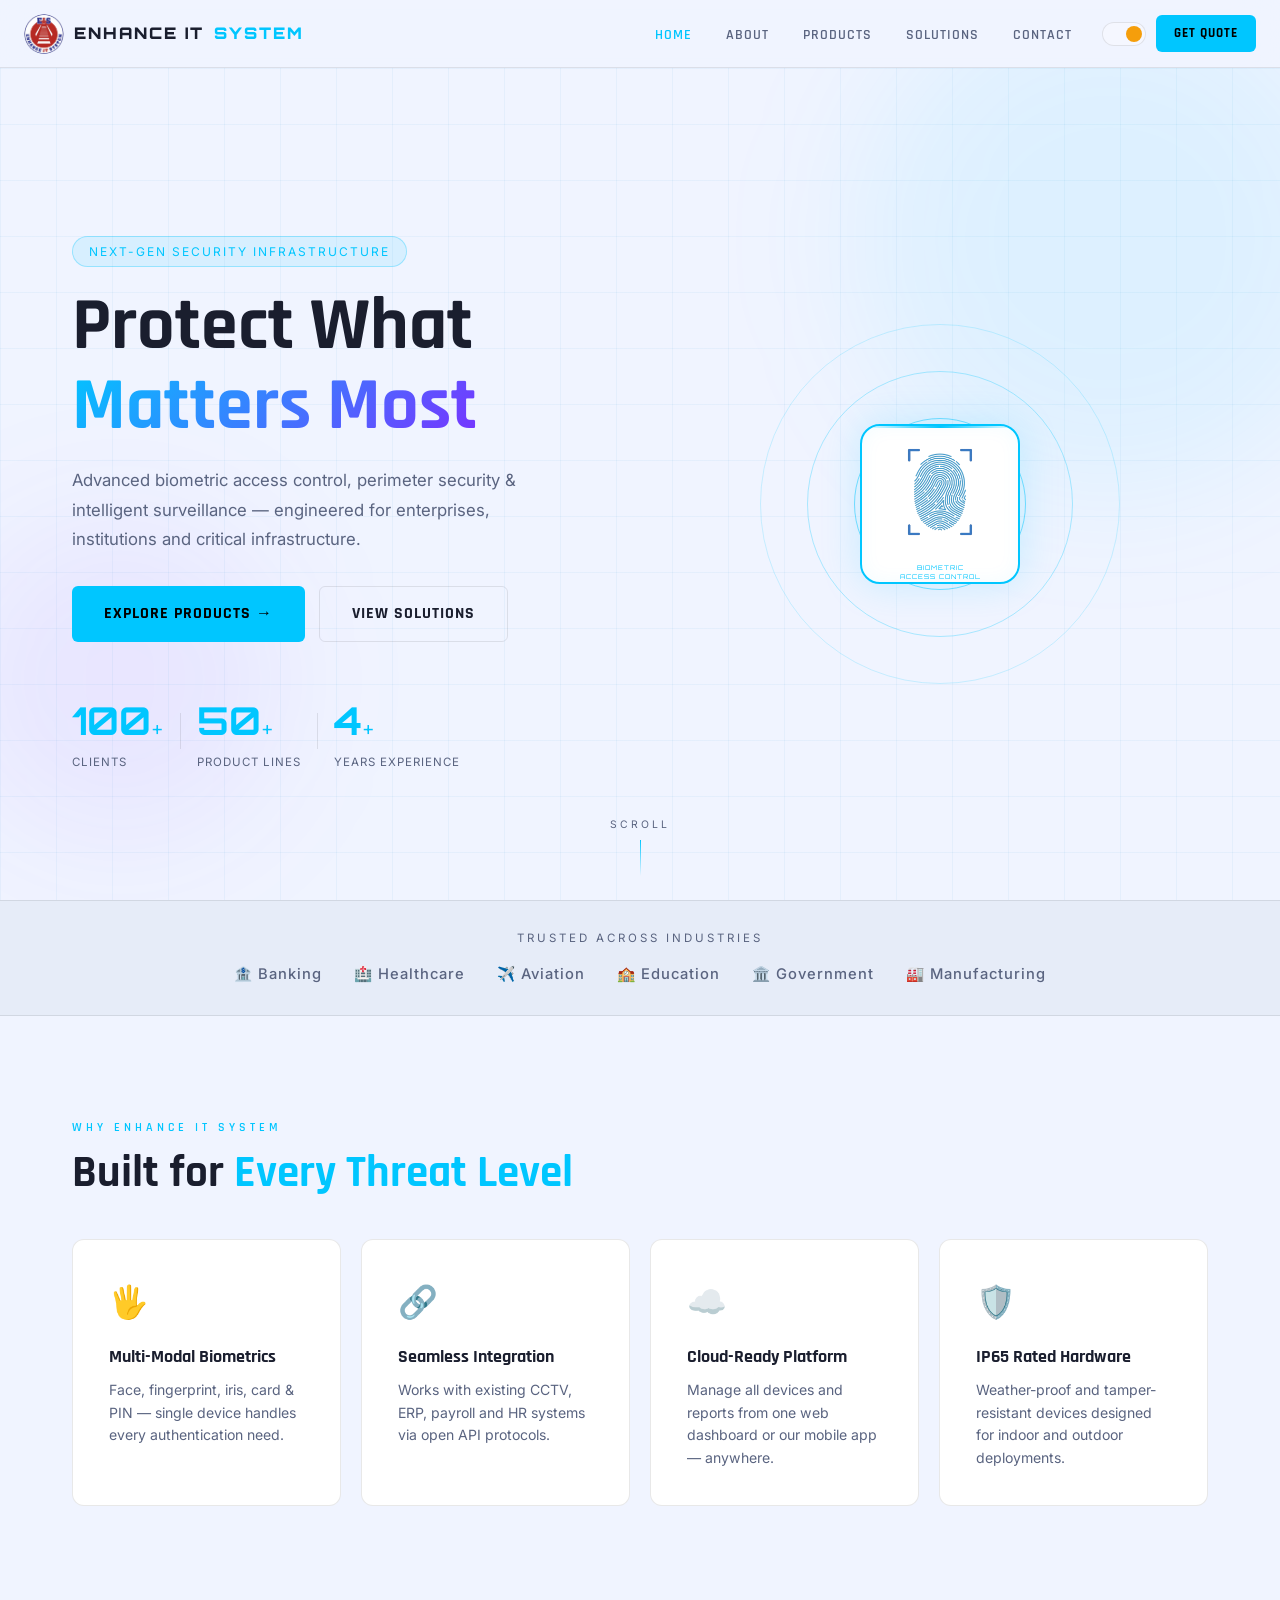
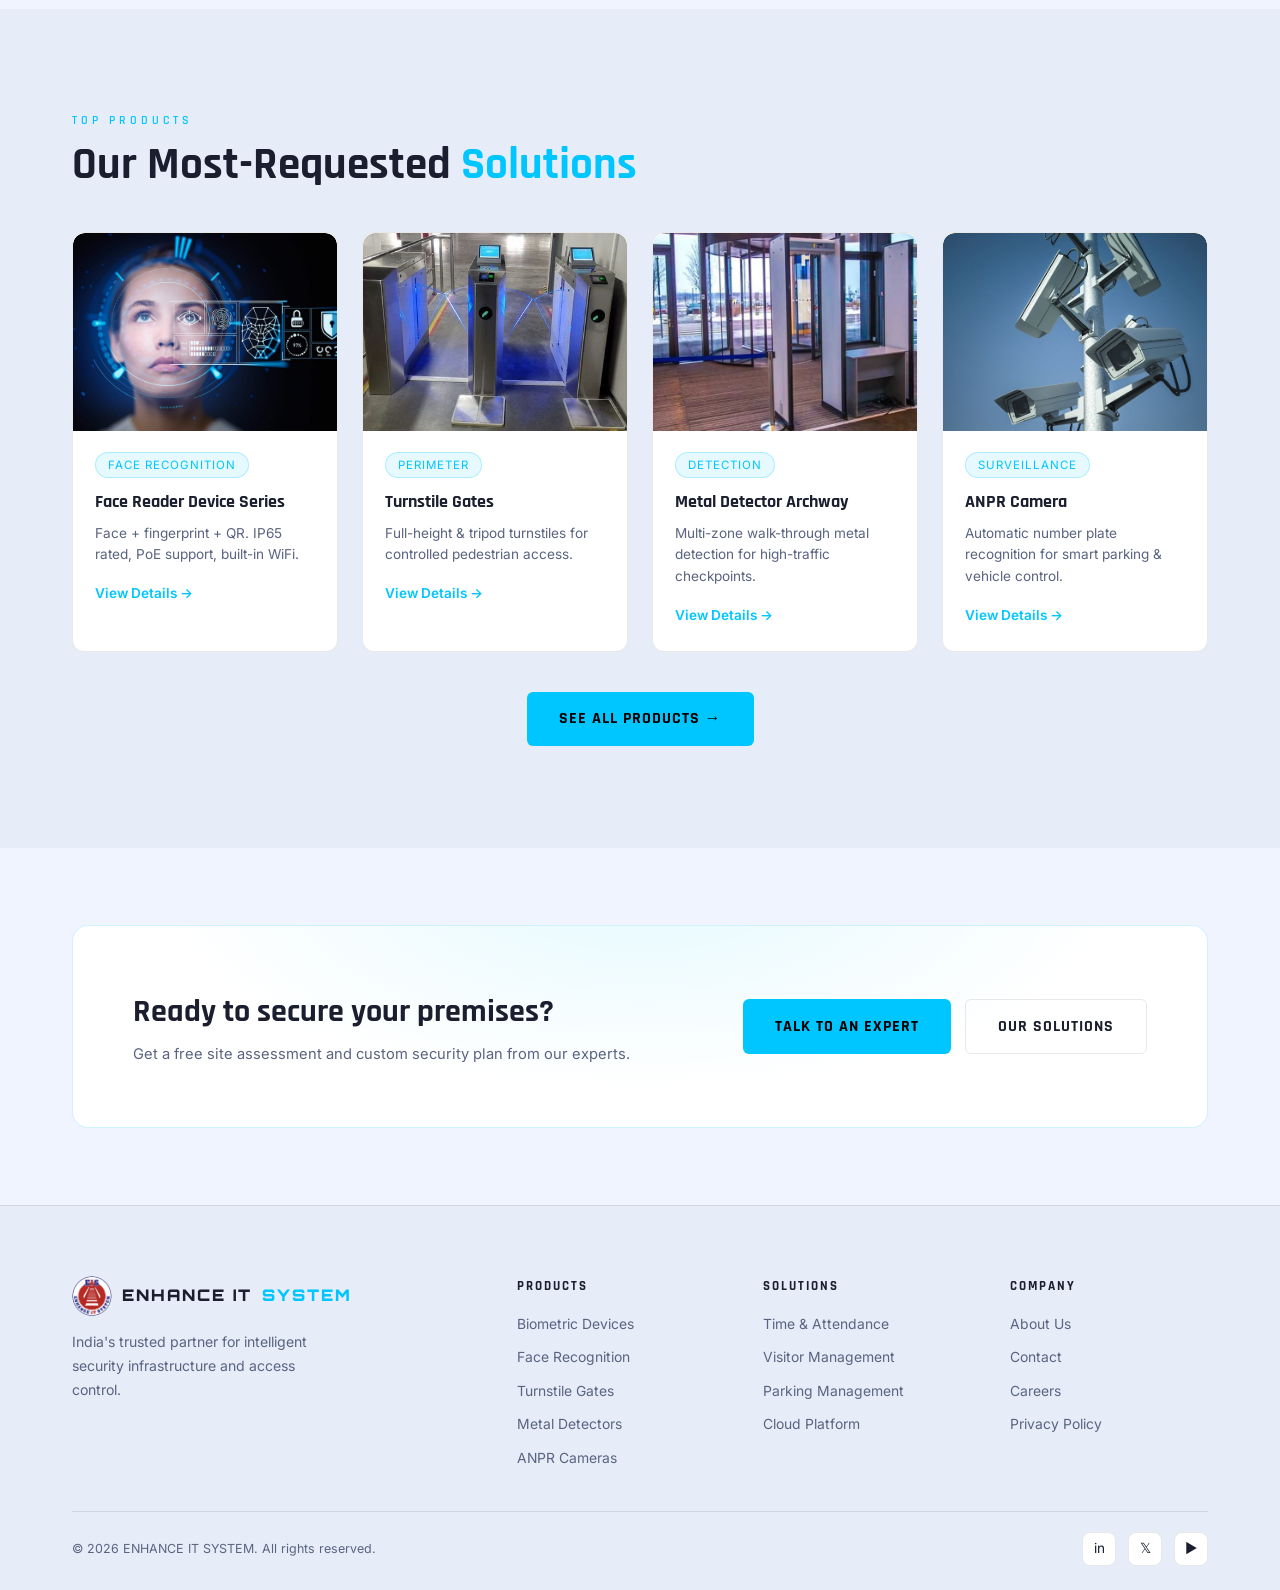
<file: index.html>
<!DOCTYPE html>
<html lang="en">
<head>
<meta charset="UTF-8"/>
<meta name="viewport" content="width=device-width, initial-scale=1.0"/>
<link rel="icon" type="image/png" href="/Images/favicon.jpg">
<title>Enhance IT System – Intelligent Security Solutions</title>
<link rel="stylesheet" href="style.css"/>
<link rel="icon" type="image/png" href="/Images/favicon.jpg">
</head>
<body>
<div id="page-overlay"></div>

<!-- NAVBAR -->
<nav class="navbar">
  <div class="nav-inner">
    <a href="index.html" class="logo">
      <div class="logo-hex"><img class="logo" src="Images/logo.jpg" alt=""></div>
      ENHANCE IT<span class="ac">SYSTEM</span>
    </a>
    <ul class="nav-links">
      <li><a href="index.html"    class="nav-link active">Home</a></li>
      <li><a href="about.html"   class="nav-link">About</a></li>
      <li><a href="products.html" class="nav-link">Products</a></li>
      <li><a href="solutions.html"class="nav-link">Solutions</a></li>
      <li><a href="contact.html" class="nav-link">Contact</a></li>
    </ul>
    <div class="nav-actions">
      <button class="theme-toggle" aria-label="Toggle theme"></button>
      <a href="contact.html" class="btn-quote">Get Quote</a>
      <button class="hamburger" id="hamburger" aria-label="Menu">
        <span></span><span></span><span></span>
      </button>
    </div>
  </div>
</nav>
<div class="mobile-menu" id="mobileMenu">
  <a href="index.html"    class="nav-link active">Home</a>
  <a href="about.html"   class="nav-link">About Us</a>
  <a href="products.html" class="nav-link">Products</a>
  <a href="solutions.html"class="nav-link">Solutions</a>
  <a href="contact.html" class="nav-link">Contact</a>
  <div class="mobile-bottom">
    <button class="theme-toggle" aria-label="Toggle theme"></button>
    <span style="color:var(--muted);font-size:0.8rem">Toggle Theme</span>
    <a href="contact.html" class="btn-quote" style="margin-left:auto">Get Quote</a>
  </div>
</div>

<!-- PAGE -->
<div class="page-wrapper">

  <!-- ── HERO ── -->
  <section class="hero">
    <div class="hero-grid-bg"></div>
    <div class="orb orb-1"></div>
    <div class="orb orb-2"></div>
    <div class="hero-inner container">
      <div class="hero-text">
        <div class="hero-badge">Next-Gen Security Infrastructure</div>
        <h1 class="hero-h1">
          Protect What<br>
          <span class="gradient-text">Matters Most</span>
        </h1>
        <p class="hero-sub">Advanced biometric access control, perimeter security &amp; intelligent surveillance — engineered for enterprises, institutions and critical infrastructure.</p>
        <div class="hero-btns">
          <a href="products.html" class="btn-primary">Explore Products →</a>
          <a href="solutions.html" class="btn-ghost">View Solutions</a>
        </div>
        <div class="hero-stats">
          <div class="stat-item">
            <span class="stat-num" data-count="100">0</span><span class="stat-unit">+</span>
            <p class="stat-label">Clients</p>
          </div>
          <div class="stat-divider"></div>
          <div class="stat-item">
            <span class="stat-num" data-count="50">0</span><span class="stat-unit">+</span>
            <p class="stat-label">Product Lines</p>
          </div>
          <div class="stat-divider"></div>
          <div class="stat-item">
            <span class="stat-num" data-count="4">0</span><span class="stat-unit">+</span>
            <p class="stat-label">Years Experience</p>
          </div>
        </div>
      </div>
      <div class="hero-visual">
        <div class="hv-rings">
          <div class="hv-ring r1"></div>
          <div class="hv-ring r2"></div>
          <div class="hv-ring r3"></div>
          <div class="hv-core">
            <div class="scan-bar"></div>
            <img src="Images/fingerprint.index.jpg" alt="Biometric Device" class="hv-img"/>
            <p class="hv-label">BIOMETRIC<br>ACCESS CONTROL</p>
          </div>
        </div>
      </div>
    </div>
    <div class="scroll-hint">
      <span>Scroll</span>
      <div class="scroll-line"></div>
    </div>
  </section>

  <!-- ── TRUSTED BY ── -->
  <section class="trust-bar">
    <div class="container">
      <p class="trust-label">Trusted Across Industries</p>
      <div class="trust-logos">
        <div class="trust-item">🏦 Banking</div>
        <div class="trust-item">🏥 Healthcare</div>
        <div class="trust-item">✈️ Aviation</div>
        <div class="trust-item">🏫 Education</div>
        <div class="trust-item">🏛️ Government</div>
        <div class="trust-item">🏭 Manufacturing</div>
      </div>
    </div>
  </section>

  <!-- ── FEATURES ── -->
  <section class="features">
    <div class="container">
      <div class="section-label reveal">Why ENHANCE IT SYSTEM</div>
      <h2 class="section-title reveal">Built for <span class="accent">Every Threat Level</span></h2>
      <div class="features-grid">
        <div class="feat-card card-base reveal">
          <div class="feat-icon">🖐️</div>
          <h3>Multi-Modal Biometrics</h3>
          <p>Face, fingerprint, iris, card &amp; PIN — single device handles every authentication need.</p>
        </div>
        <div class="feat-card card-base reveal reveal-delay-1">
          <div class="feat-icon">🔗</div>
          <h3>Seamless Integration</h3>
          <p>Works with existing CCTV, ERP, payroll and HR systems via open API protocols.</p>
        </div>
        <div class="feat-card card-base reveal reveal-delay-2">
          <div class="feat-icon">☁️</div>
          <h3>Cloud-Ready Platform</h3>
          <p>Manage all devices and reports from one web dashboard or our mobile app — anywhere.</p>
        </div>
        <div class="feat-card card-base reveal reveal-delay-3">
          <div class="feat-icon">🛡️</div>
          <h3>IP65 Rated Hardware</h3>
          <p>Weather-proof and tamper-resistant devices designed for indoor and outdoor deployments.</p>
        </div>
      </div>
    </div>
  </section>

  <!-- ── PRODUCT PREVIEW ── -->
  <section class="prod-preview">
    <div class="container">
      <div class="section-label reveal">Top Products</div>
      <h2 class="section-title reveal">Our Most-Requested <span class="accent">Solutions</span></h2>
      <div class="pp-grid">

        <div class="pp-card card-base reveal">
          <div class="prod-img-wrap">
            <img class="prod-img" src="Images/Product_Image/face-recognition.index.jpg" alt="Face Recognition"/>
          </div>
          <div class="pp-body">
            <span class="tag">Face Recognition</span>
            <h3>Face Reader Device Series</h3>
            <p>Face + fingerprint + QR. IP65 rated, PoE support, built-in WiFi.</p>
            <a href="products.html" class="pp-link">View Details →</a>
          </div>
        </div>

        <div class="pp-card card-base reveal reveal-delay-1">
          <div class="prod-img-wrap">
            <img class="prod-img" src="Images/Product_Image/Turnstile_Gates.jpg" alt="Turnstile Gate"/>
          </div>
          <div class="pp-body">
            <span class="tag">Perimeter</span>
            <h3>Turnstile Gates</h3>
            <p>Full-height &amp; tripod turnstiles for controlled pedestrian access.</p>
            <a href="products.html" class="pp-link">View Details →</a>
          </div>
        </div>

        <div class="pp-card card-base reveal reveal-delay-2">
          <div class="prod-img-wrap">
            <img class="prod-img" src="Images/Product_Image/Metal_Detector.index.jpg" alt="Metal Detector"/>
          </div>
          <div class="pp-body">
            <span class="tag">Detection</span>
            <h3>Metal Detector Archway</h3>
            <p>Multi-zone walk-through metal detection for high-traffic checkpoints.</p>
            <a href="products.html" class="pp-link">View Details →</a>
          </div>
        </div>

        <div class="pp-card card-base reveal reveal-delay-3">
          <div class="prod-img-wrap">
            <img class="prod-img" src="Images/Product_Image/CCTV_CAMERA.index.jpg" alt="CCTV Camera"/>
          </div>
          <div class="pp-body">
            <span class="tag">Surveillance</span>
            <h3>ANPR Camera</h3>
            <p>Automatic number plate recognition for smart parking &amp; vehicle control.</p>
            <a href="products.html" class="pp-link">View Details →</a>
          </div>
        </div>

      </div>
      <div class="pp-cta reveal">
        <a href="products.html" class="btn-primary">See All Products →</a>
      </div>
    </div>
  </section>

  <!-- ── CTA BANNER ── -->
  <section class="cta-banner reveal">
    <div class="container">
      <div class="cta-inner">
        <div class="cta-glow"></div>
        <div class="cta-text">
          <h2>Ready to secure your premises?</h2>
          <p>Get a free site assessment and custom security plan from our experts.</p>
        </div>
        <div class="cta-btns">
          <a href="contact.html" class="btn-primary">Talk to an Expert</a>
          <a href="solutions.html" class="btn-ghost">Our Solutions</a>
        </div>
      </div>
    </div>
  </section>

  <!-- FOOTER -->
  <footer>
    <div class="container">
      <div class="footer-grid">
        <div class="footer-brand">
          <a href="index.html" class="logo"><div class="logo-hex"><img class="logo" src="Images/logo.jpg" alt=""></div>ENHANCE IT<span class="ac">SYSTEM</span></a>
          <p>India's trusted partner for intelligent security infrastructure and access control.</p>
        </div>
        <div class="footer-col">
          <h4>Products</h4>
          <ul>
            <li><a href="products.html">Biometric Devices</a></li>
            <li><a href="products.html">Face Recognition</a></li>
            <li><a href="products.html">Turnstile Gates</a></li>
            <li><a href="products.html">Metal Detectors</a></li>
            <li><a href="products.html">ANPR Cameras</a></li>
          </ul>
        </div>
        <div class="footer-col">
          <h4>Solutions</h4>
          <ul>
            <li><a href="solutions.html">Time &amp; Attendance</a></li>
            <li><a href="solutions.html">Visitor Management</a></li>
            <li><a href="solutions.html">Parking Management</a></li>
            <li><a href="solutions.html">Cloud Platform</a></li>
          </ul>
        </div>
        <div class="footer-col">
          <h4>Company</h4>
          <ul>
            <li><a href="about.html">About Us</a></li>
            <li><a href="contact.html">Contact</a></li>
            <li><a href="#">Careers</a></li>
            <li><a href="#">Privacy Policy</a></li>
          </ul>
        </div>
      </div>
      <div class="footer-bottom">
        <p>© 2026 ENHANCE IT SYSTEM. All rights reserved.</p>
        <div class="footer-socials">
          <a href="#" aria-label="LinkedIn">in</a>
          <a href="#" aria-label="Twitter">𝕏</a>
          <a href="#" aria-label="YouTube">▶</a>
        </div>
      </div>
    </div>
  </footer>

</div><!-- end page-wrapper -->
<script src="main.js"></script>
</body>
</html>
</file>
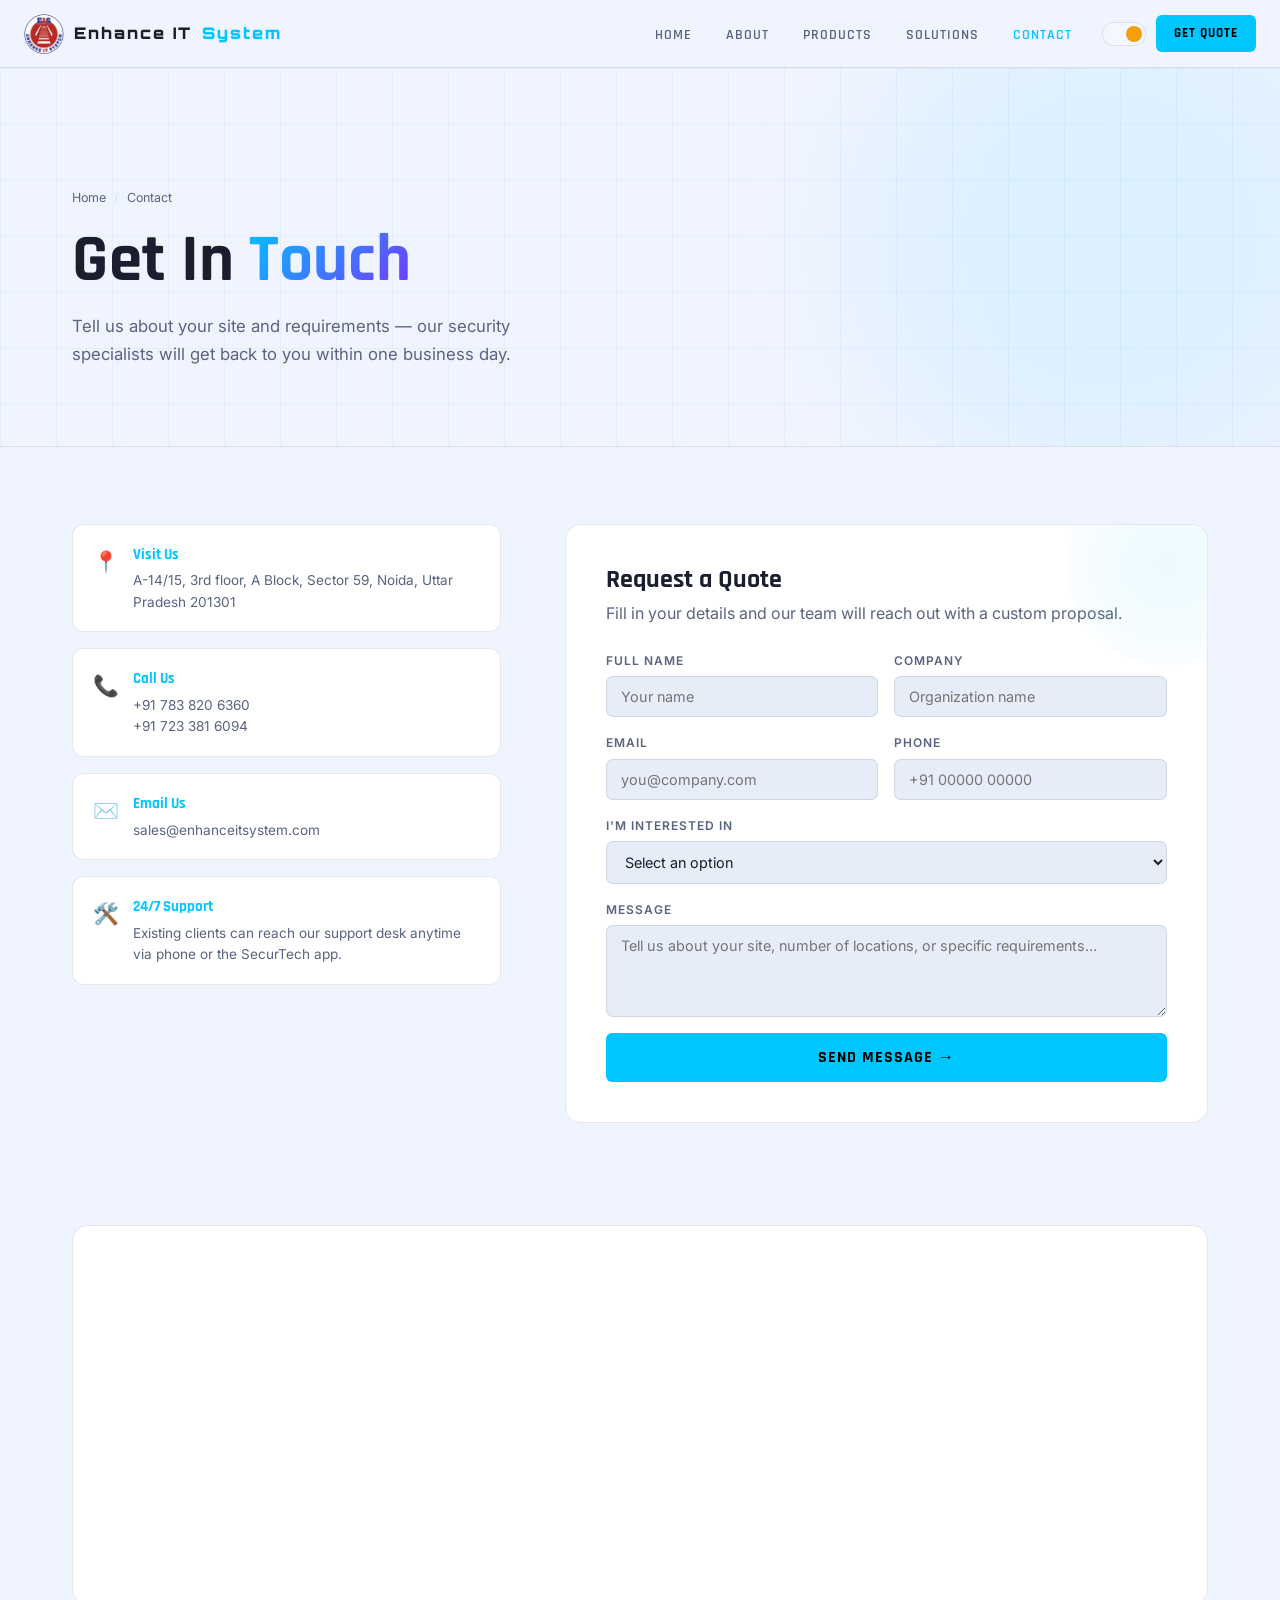
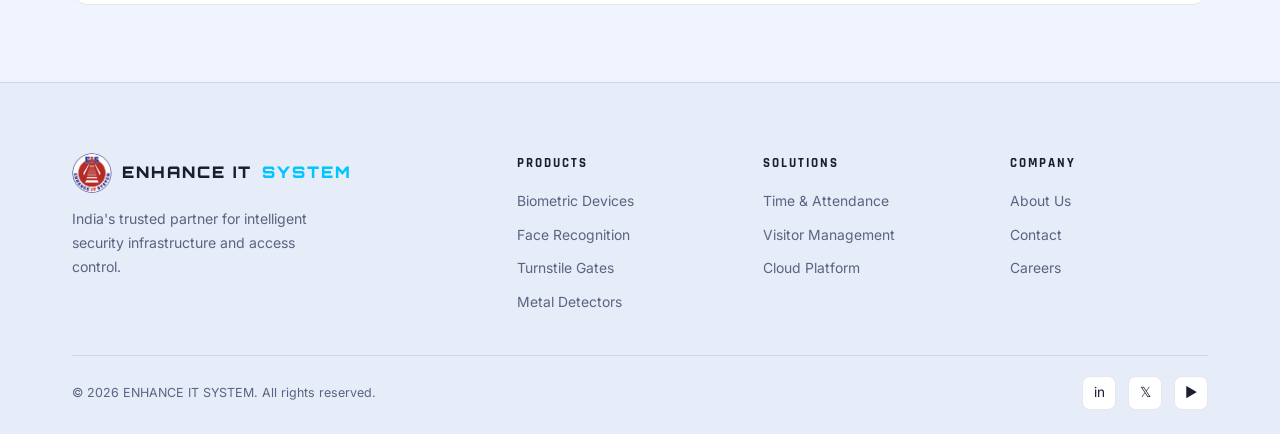
<file: contact.html>
<!DOCTYPE html>
<html lang="en">
<head>
<meta charset="UTF-8"/>
<meta name="viewport" content="width=device-width, initial-scale=1.0"/>
<title>Contact Us – Enhance IT SYSTEM</title>
<link rel="stylesheet" href="style.css"/>
<link rel="icon" type="image/png" href="/Images/favicon.jpg">
</head>
<body>
<div id="page-overlay"></div>
 
<nav class="navbar">
  <div class="nav-inner">
    <a href="index.html" class="logo"><div class="logo-hex"><img class="logo" src="Images/logo.jpg" alt=""></div>Enhance IT<span class="ac">System</span></a>
    <ul class="nav-links">
      <li><a href="index.html"     class="nav-link">Home</a></li>
      <li><a href="about.html"    class="nav-link">About</a></li>
      <li><a href="products.html" class="nav-link">Products</a></li>
      <li><a href="solutions.html"class="nav-link">Solutions</a></li>
      <li><a href="contact.html"  class="nav-link active">Contact</a></li>
    </ul>
    <div class="nav-actions">
      <button class="theme-toggle" aria-label="Toggle theme"></button>
      <a href="contact.html" class="btn-quote">Get Quote</a>
      <button class="hamburger" id="hamburger" aria-label="Menu"><span></span><span></span><span></span></button>
    </div>
  </div>
</nav>
<div class="mobile-menu" id="mobileMenu">
  <a href="index.html"     class="nav-link">Home</a>
  <a href="about.html"    class="nav-link">About Us</a>
  <a href="products.html" class="nav-link">Products</a>
  <a href="solutions.html"class="nav-link">Solutions</a>
  <a href="contact.html"  class="nav-link active">Contact</a>
  <div class="mobile-bottom">
    <button class="theme-toggle"></button>
    <span style="color:var(--muted);font-size:0.8rem">Toggle Theme</span>
    <a href="contact.html" class="btn-quote" style="margin-left:auto">Get Quote</a>
  </div>
</div>
 
<div class="page-wrapper">
 
  <!-- PAGE HERO -->
  <section class="page-hero">
    <div class="hero-grid-bg"></div>
    <div class="orb orb-1"></div>
    <div class="container" style="position:relative;z-index:1;">
      <div class="ph-breadcrumb"><a href="index.html">Home</a> <span>/</span> Contact</div>
      <h1 class="ph-title">Get In <span class="gradient-text">Touch</span></h1>
      <p class="ph-sub">Tell us about your site and requirements — our security specialists will get back to you within one business day.</p>
    </div>
  </section>
 
  <!-- CONTACT -->
  <section class="contact-main">
    <div class="container">
      <div class="contact-grid">
 
        <!-- INFO -->
        <div class="contact-info">
          <div class="info-card reveal">
            <div class="info-icon">📍</div>
            <div>
              <h4>Visit Us</h4>
              <p><a href="https://www.google.com/maps/search/?api=1&query=A-14%2F15%2C+3rd+floor%2C+A+Block%2C+Sector+59%2C+Noida%2C+Uttar+Pradesh+201301" target="_blank" rel="noopener">A-14/15, 3rd floor, A Block, Sector 59, Noida, Uttar Pradesh 201301</a></p>
            </div>
          </div>
          <div class="info-card reveal reveal-delay-1">
            <div class="info-icon">📞</div>
            <div>
              <h4>Call Us</h4>
              <p>
                <a href="https://wa.me/917838206360" target="_blank">+91 783 820 6360</a><br>
                <a href="https://wa.me/917233816094" target="_blank">+91 723 381 6094</a>
              </p>
            </div>
          </div>
          <div class="info-card reveal reveal-delay-2">
            <div class="info-icon">✉️</div>
            <div>
              <h4>Email Us</h4>
              <p><a href="mailto:sales@enhanceitsystem.com">sales@enhanceitsystem.com</a></p>
            </div>
          </div>
          <div class="info-card reveal reveal-delay-3">
            <div class="info-icon">🛠️</div>
            <div>
              <h4>24/7 Support</h4>
              <p>Existing clients can reach our support desk anytime via phone or the SecurTech app.</p>
            </div>
          </div>
        </div>
 
        <!-- FORM -->
        <div class="contact-form reveal reveal-delay-1">
          <div class="form-glow"></div>
          <h2 class="section-title" style="font-size:1.6rem;margin-bottom:6px;">Request a Quote</h2>
          <p class="section-sub" style="margin-bottom:24px;">Fill in your details and our team will reach out with a custom proposal.</p>
 
          <form id="contactForm">

            <!-- Web3Forms config -->
            <input type="hidden" name="access_key" value="d22b3d76-81ad-4ee8-b58c-fc1b1b52ef56"/>
            <input type="hidden" name="subject" value="New Enquiry from Enhance IT System Website"/>
            <input type="hidden" name="from_name" value="Enhance IT System Website"/>
            <input type="checkbox" name="botcheck" style="display:none" tabindex="-1" autocomplete="off"/>

            <div class="form-row">
              <div class="form-group">
                <label for="fname">Full Name</label>
                <input type="text" id="fname" name="name" placeholder="Your name" required/>
              </div>
              <div class="form-group">
                <label for="company">Company</label>
                <input type="text" id="company" name="company" placeholder="Organization name"/>
              </div>
            </div>
            <div class="form-row">
              <div class="form-group">
                <label for="email">Email</label>
                <input type="email" id="email" name="email" placeholder="you@company.com" required/>
              </div>
              <div class="form-group">
                <label for="phone">Phone</label>
                <input type="tel" id="phone" name="phone" placeholder="+91 00000 00000" required/>
              </div>
            </div>
            <div class="form-group">
              <label for="interest">I'm Interested In</label>
              <select id="interest" name="interest">
                <option value="">Select an option</option>
                <option value="biometric">Biometric Devices</option>
                <option value="gates">Turnstile Gates &amp; Barriers</option>
                <option value="detection">Metal Detectors / Screening</option>
                <option value="surveillance">Surveillance / ANPR</option>
                <option value="solution">A Complete Solution</option>
                <option value="other">Other</option>
              </select>
            </div>
            <div class="form-group">
              <label for="message">Message</label>
              <textarea id="message" name="message" rows="4" placeholder="Tell us about your site, number of locations, or specific requirements…"></textarea>
            </div>
            <button type="submit" class="btn-primary" style="width:100%;justify-content:center;">Send Message →</button>
            <div class="form-success" id="formSuccess">✓ Thank you! Your message has been received — we'll be in touch shortly.</div>
            
          </form>
        </div>
 
      </div>
    </div>
  </section>
 
  <!-- MAP -->
  <section class="map-section">
    <div class="container">
      <div class="map-wrap reveal">
        <iframe
          src="https://www.google.com/maps?q=A-14%2F15%2C+3rd+floor%2C+A+Block%2C+Sector+59%2C+Noida%2C+Uttar+Pradesh+201301&output=embed"
          width="100%"
          height="100%"
          style="border:0;"
          allowfullscreen=""
          loading="lazy"
          referrerpolicy="no-referrer-when-downgrade">
        </iframe>
      </div>
    </div>
  </section>
 
  <!-- FOOTER -->
  <footer>
    <div class="container">
      <div class="footer-grid">
        <div class="footer-brand">
          <a href="index.html" class="logo"><div class="logo-hex"><img class="logo" src="Images/logo.jpg" alt=""></div>ENHANCE IT<span class="ac">SYSTEM</span></a>
          <p>India's trusted partner for intelligent security infrastructure and access control.</p>
        </div>
        <div class="footer-col"><h4>Products</h4><ul>
          <li><a href="products.html">Biometric Devices</a></li>
          <li><a href="products.html">Face Recognition</a></li>
          <li><a href="products.html">Turnstile Gates</a></li>
          <li><a href="products.html">Metal Detectors</a></li>
        </ul></div>
        <div class="footer-col"><h4>Solutions</h4><ul>
          <li><a href="solutions.html">Time &amp; Attendance</a></li>
          <li><a href="solutions.html">Visitor Management</a></li>
          <li><a href="solutions.html">Cloud Platform</a></li>
        </ul></div>
        <div class="footer-col"><h4>Company</h4><ul>
          <li><a href="about.html">About Us</a></li>
          <li><a href="contact.html">Contact</a></li>
          <li><a href="#">Careers</a></li>
        </ul></div>
      </div>
      <div class="footer-bottom">
        <p>© 2026 ENHANCE IT SYSTEM. All rights reserved.</p>
        <div class="footer-socials">
          <a href="#">in</a><a href="#">𝕏</a><a href="#">▶</a>
        </div>
      </div>
    </div>
  </footer>
</div>
<script src="main.js"></script>
</body>
</html>
</file>
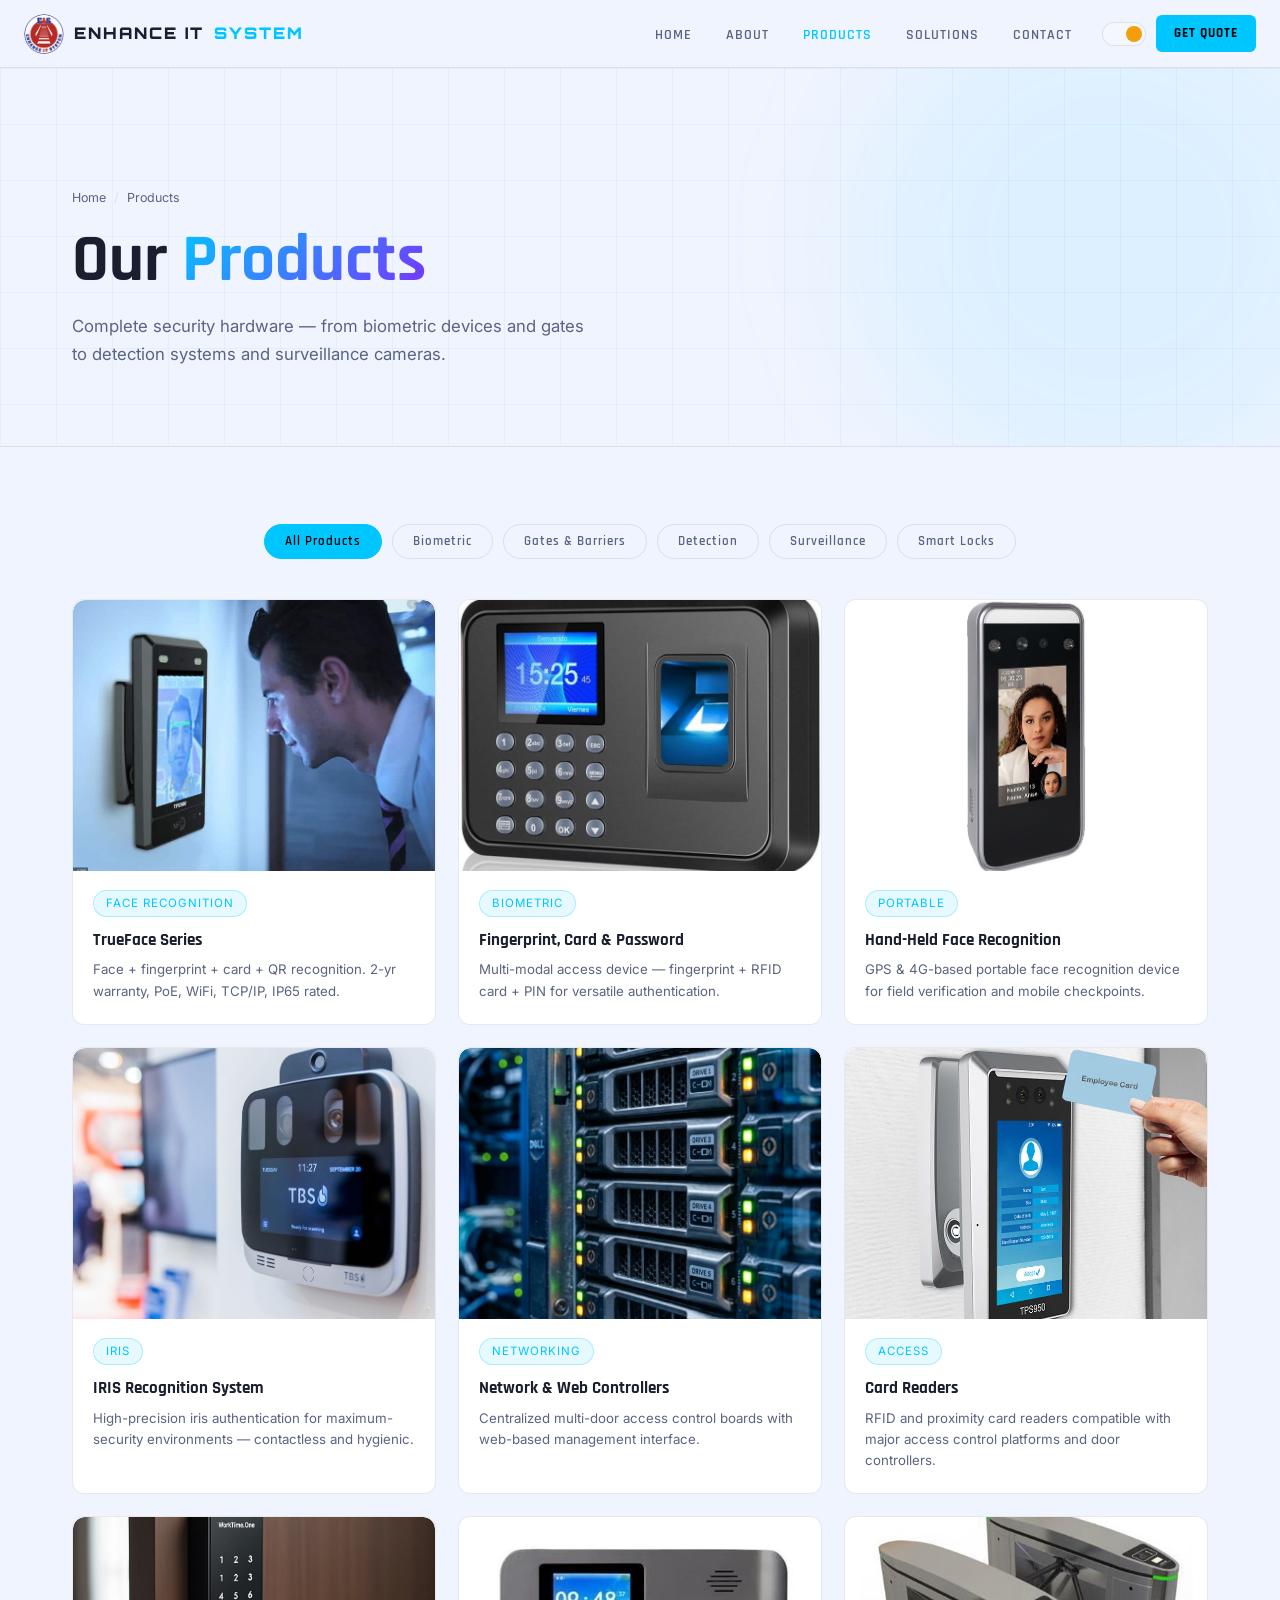
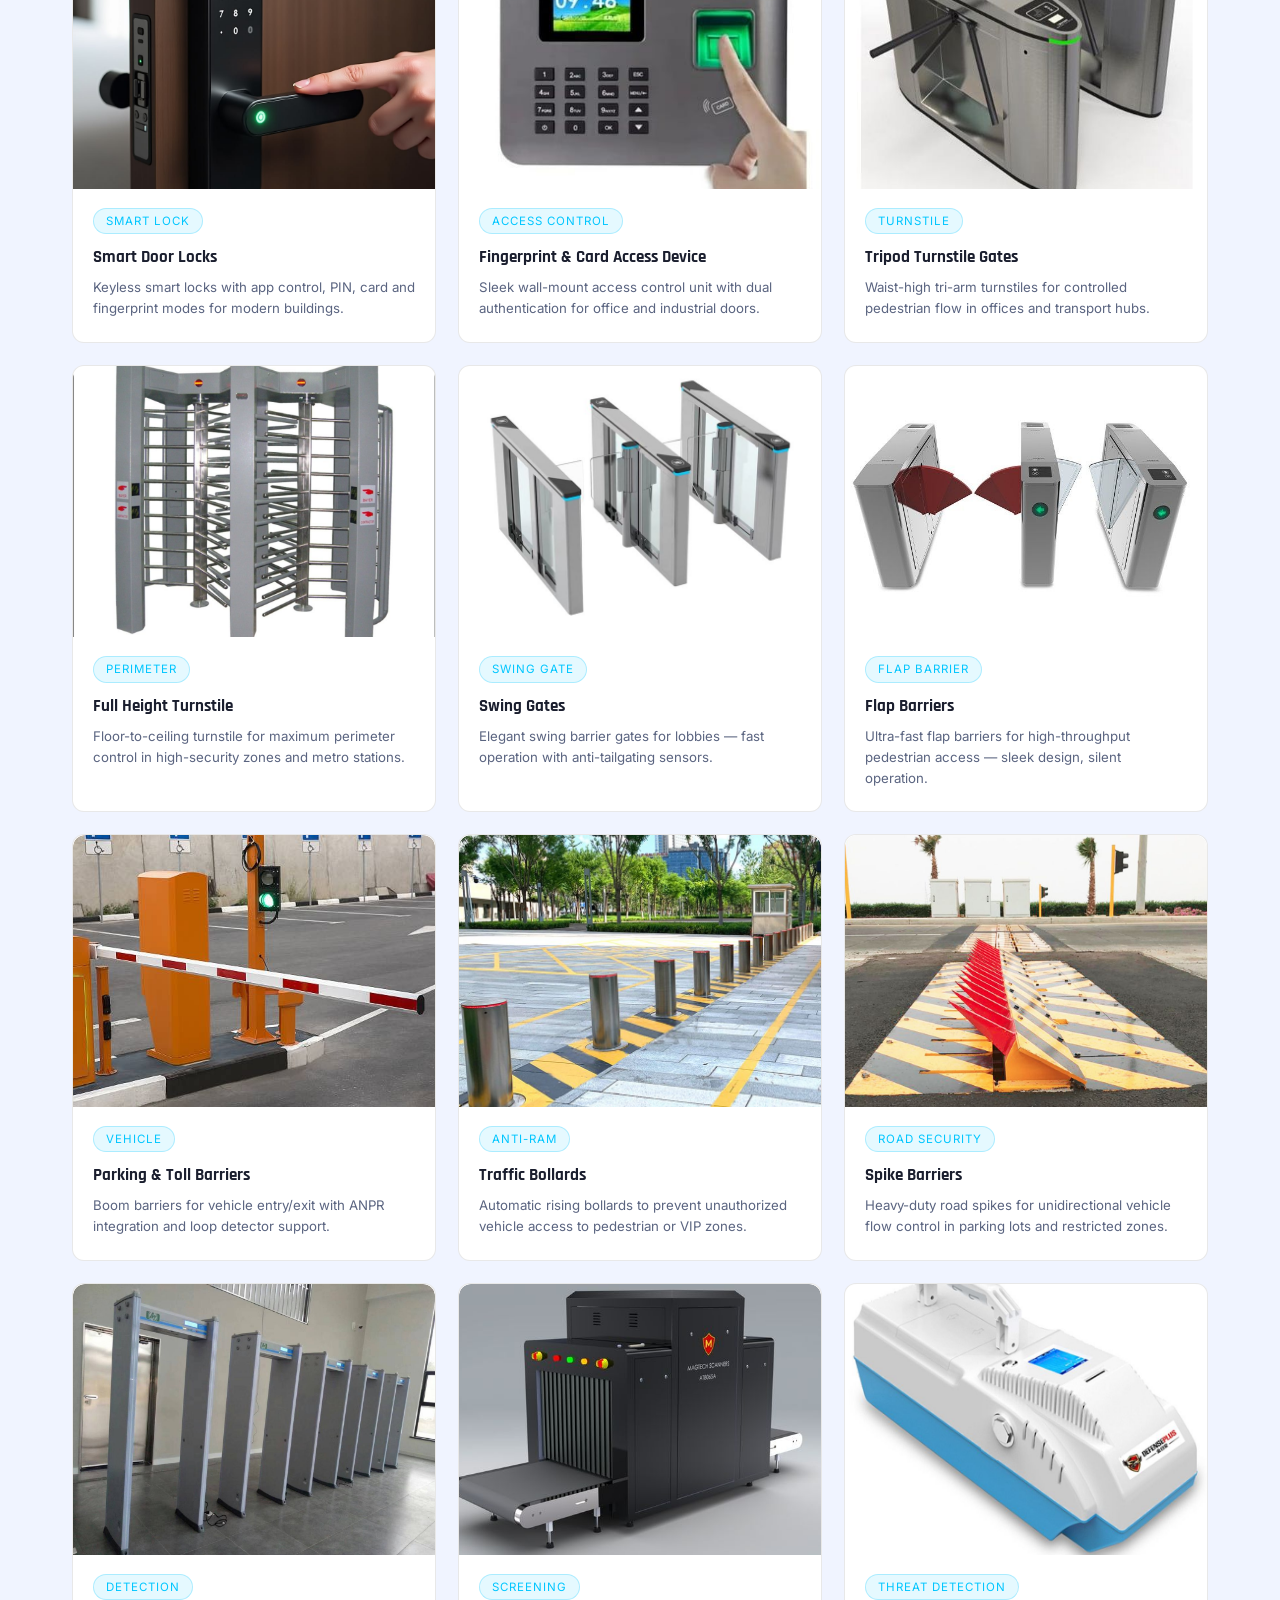
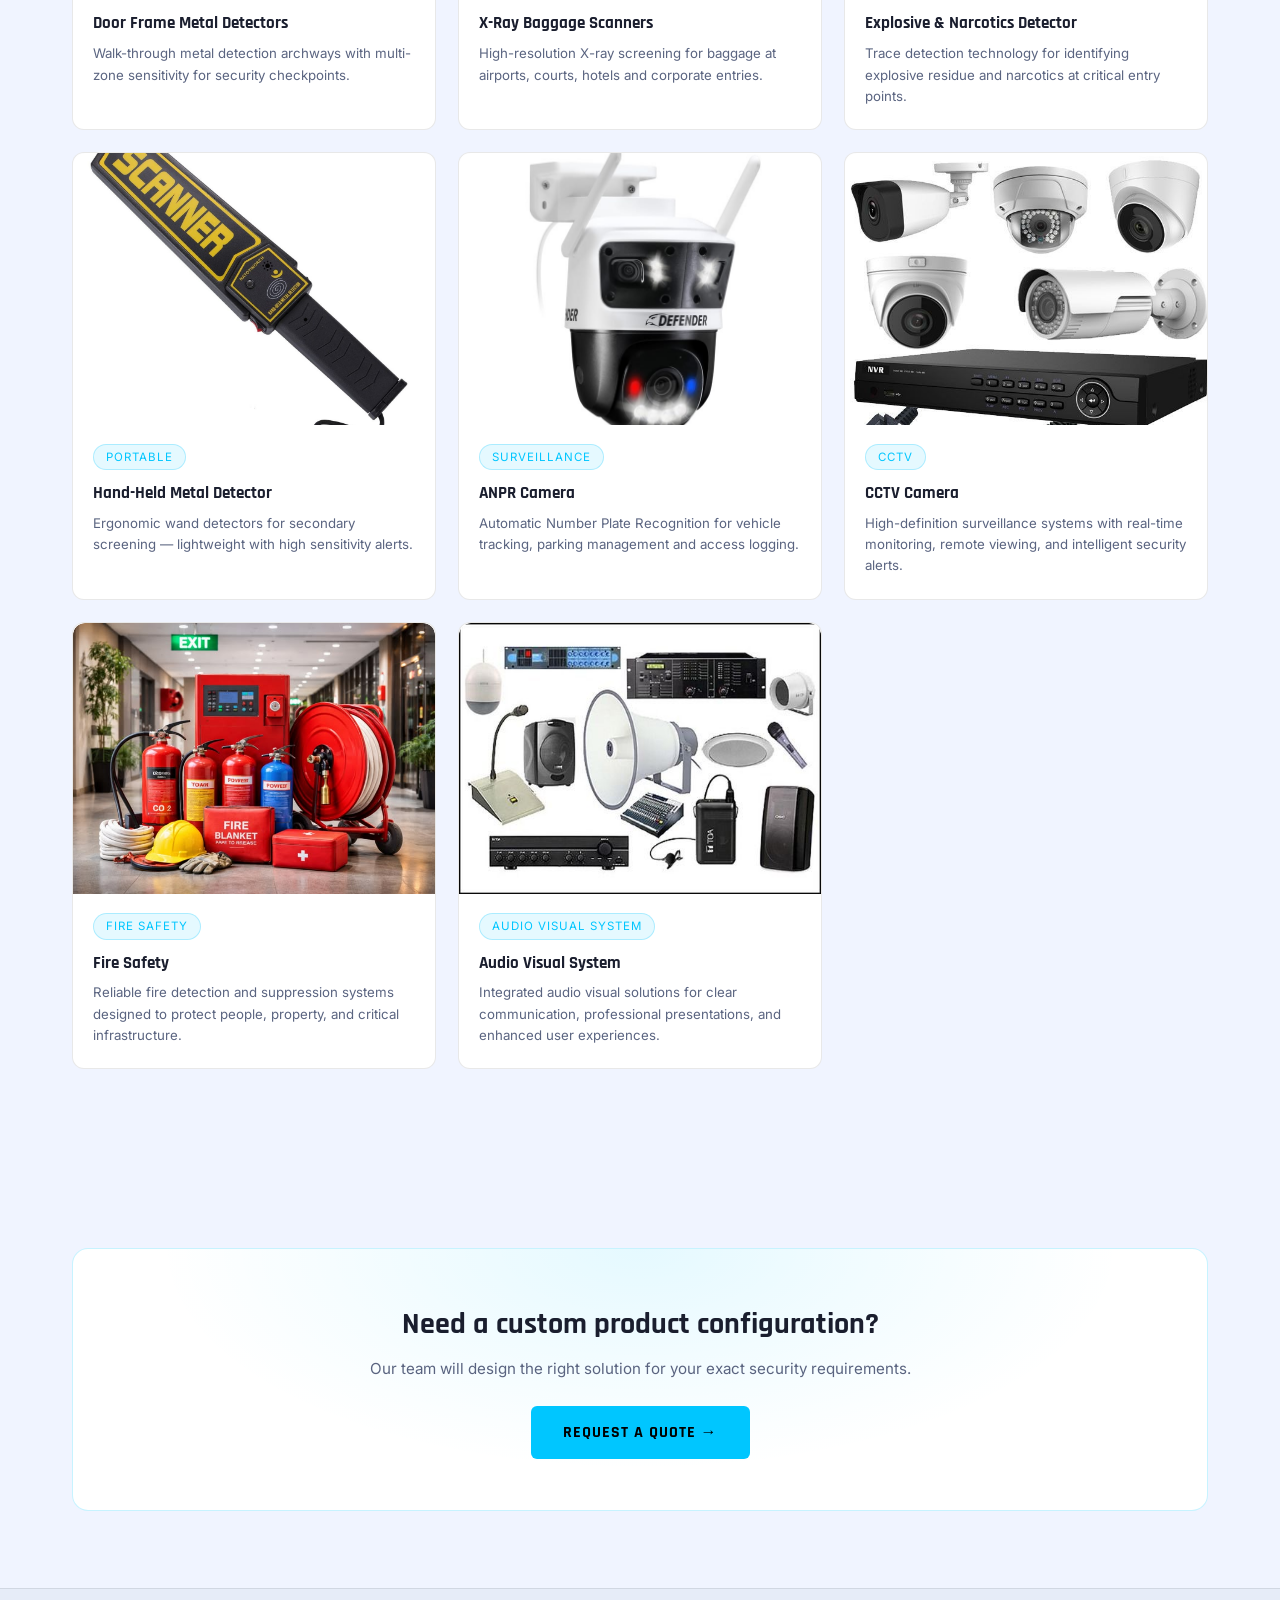
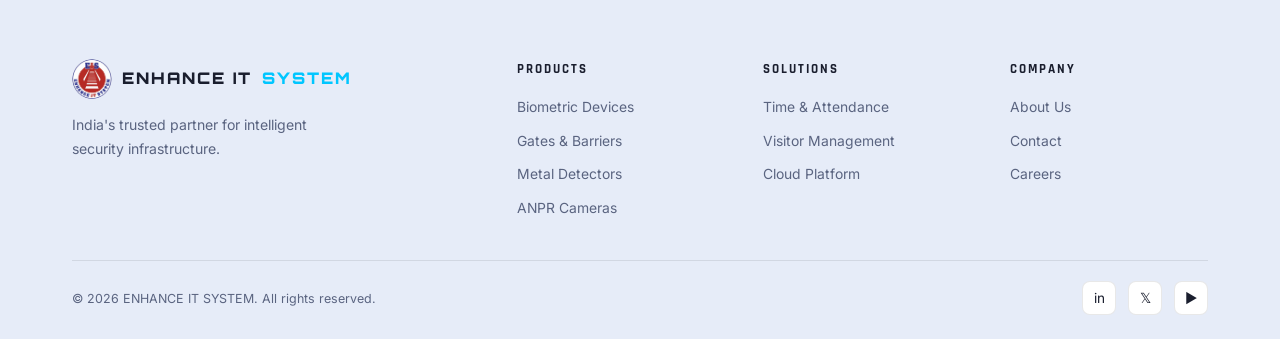
<file: products.html>
<!DOCTYPE html>
<html lang="en">
<head>
<meta charset="UTF-8"/>
<meta name="viewport" content="width=device-width, initial-scale=1.0"/>
<title>Products – ENHANCE IT SYSTEM</title>
<link rel="stylesheet" href="style.css"/>
<link rel="icon" type="image/png" href="/Images/favicon.jpg">
</head>
<body>
<div id="page-overlay"></div>

<nav class="navbar">
  <div class="nav-inner">
    <a href="index.html" class="logo"><div class="logo-hex"><img class="logo" src="Images/logo.jpg" alt=""></div>ENHANCE IT<span class="ac">SYSTEM</span></a>
    <ul class="nav-links">
      <li><a href="index.html"     class="nav-link">Home</a></li>
      <li><a href="about.html"    class="nav-link">About</a></li>
      <li><a href="products.html" class="nav-link active">Products</a></li>
      <li><a href="solutions.html"class="nav-link">Solutions</a></li>
      <li><a href="contact.html"  class="nav-link">Contact</a></li>
    </ul>
    <div class="nav-actions">
      <button class="theme-toggle" aria-label="Toggle theme"></button>
      <a href="contact.html" class="btn-quote">Get Quote</a>
      <button class="hamburger" id="hamburger" aria-label="Menu"><span></span><span></span><span></span></button>
    </div>
  </div>
</nav>
<div class="mobile-menu" id="mobileMenu">
  <a href="index.html"     class="nav-link">Home</a>
  <a href="about.html"    class="nav-link">About Us</a>
  <a href="products.html" class="nav-link active">Products</a>
  <a href="solutions.html"class="nav-link">Solutions</a>
  <a href="contact.html"  class="nav-link">Contact</a>
  <div class="mobile-bottom">
    <button class="theme-toggle"></button>
    <span style="color:var(--muted);font-size:0.8rem">Toggle Theme</span>
    <a href="contact.html" class="btn-quote" style="margin-left:auto">Get Quote</a>
  </div>
</div>

<div class="page-wrapper">

  <section class="page-hero">
    <div class="hero-grid-bg"></div>
    <div class="orb orb-1"></div>
    <div class="container" style="position:relative;z-index:1;">
      <div class="ph-breadcrumb"><a href="index.html">Home</a><span>/</span>Products</div>
      <h1 class="ph-title">Our <span class="gradient-text">Products</span></h1>
      <p class="ph-sub">Complete security hardware — from biometric devices and gates to detection systems and surveillance cameras.</p>
    </div>
  </section>

  <section class="products-main">
    <div class="container">

      <!-- FILTER -->
      <div class="filter-bar">
        <button class="filter-btn active" data-filter="all">All Products</button>
        <button class="filter-btn" data-filter="biometric">Biometric</button>
        <button class="filter-btn" data-filter="gate">Gates &amp; Barriers</button>
        <button class="filter-btn" data-filter="detection">Detection</button>
        <button class="filter-btn" data-filter="surveillance">Surveillance</button>
        <button class="filter-btn" data-filter="smart">Smart Locks</button>
      </div>

      <div class="prod-grid" id="prodGrid">

        <!-- BIOMETRIC -->
        <div class="prod-card reveal" data-cat="biometric">
          <div class="prod-img-wrap">
            <img class="prod-img" src="Images/Product_Image/face-recognition.product.jpg" alt="TrueFace Series"/>
          </div>
          <div class="prod-body">
            <span class="tag">Face Recognition</span>
            <h3>TrueFace Series</h3>
            <p>Face + fingerprint + card + QR recognition. 2-yr warranty, PoE, WiFi, TCP/IP, IP65 rated.</p>
          </div>
        </div>

        <div class="prod-card reveal" data-cat="biometric">
          <div class="prod-img-wrap">
            <img class="prod-img" src="Images/Product_Image/Biometric.product.jpg" alt="Fingerprint Device"/>
          </div>
          <div class="prod-body">
            <span class="tag">Biometric</span>
            <h3>Fingerprint, Card &amp; Password</h3>
            <p>Multi-modal access device — fingerprint + RFID card + PIN for versatile authentication.</p>
          </div>
        </div>

        <div class="prod-card reveal" data-cat="biometric">
          <div class="prod-img-wrap">
            <img class="prod-img" src="Images/Product_Image/Hand_Held_Face_Recognition.product.jpg" alt="Handheld Face Recognition"/>
          </div>
          <div class="prod-body">
            <span class="tag">Portable</span>
            <h3>Hand-Held Face Recognition</h3>
            <p>GPS &amp; 4G-based portable face recognition device for field verification and mobile checkpoints.</p>
          </div>
        </div>

        <div class="prod-card reveal" data-cat="biometric">
          <div class="prod-img-wrap">
            <img class="prod-img" src="Images/Product_Image/IRIS_Recognition.product.jpg" alt="IRIS Recognition"/>
          </div>
          <div class="prod-body">
            <span class="tag">Iris</span>
            <h3>IRIS Recognition System</h3>
            <p>High-precision iris authentication for maximum-security environments — contactless and hygienic.</p>
          </div>
        </div>

        <div class="prod-card reveal" data-cat="biometric">
          <div class="prod-img-wrap">
            <img class="prod-img" src="Images/Product_Image/Network_&_Web_Controllers.product.jpg" alt="Network Controller"/>
          </div>
          <div class="prod-body">
            <span class="tag">Networking</span>
            <h3>Network &amp; Web Controllers</h3>
            <p>Centralized multi-door access control boards with web-based management interface.</p>
          </div>
        </div>

        <div class="prod-card reveal" data-cat="biometric">
          <div class="prod-img-wrap">
            <img class="prod-img" src="Images/Product_Image/Card_Readers.product.jpg" alt="Card Reader"/>
          </div>
          <div class="prod-body">
            <span class="tag">Access</span>
            <h3>Card Readers</h3>
            <p>RFID and proximity card readers compatible with major access control platforms and door controllers.</p>
          </div>
        </div>

        <!-- SMART LOCKS -->
        <div class="prod-card reveal" data-cat="smart">
          <div class="prod-img-wrap">
            <img class="prod-img" src="Images/Product_Image/Smart_Door_Lock.product.jpg" alt="Smart Lock"/>
          </div>
          <div class="prod-body">
            <span class="tag">Smart Lock</span>
            <h3>Smart Door Locks</h3>
            <p>Keyless smart locks with app control, PIN, card and fingerprint modes for modern buildings.</p>
          </div>
        </div>

        <div class="prod-card reveal" data-cat="smart">
          <div class="prod-img-wrap">
            <img class="prod-img" src="Images/Product_Image/Fingerprint_&_Card_Access_Device.jpg" alt="Access Control"/>
          </div>
          <div class="prod-body">
            <span class="tag">Access Control</span>
            <h3>Fingerprint &amp; Card Access Device</h3>
            <p>Sleek wall-mount access control unit with dual authentication for office and industrial doors.</p>
          </div>
        </div>

        <!-- GATES & BARRIERS -->
        <div class="prod-card reveal" data-cat="gate">
          <div class="prod-img-wrap">
            <img class="prod-img" src="Images/Product_Image/Tripod_Turnstile_Gates.jpg" alt="Turnstile Gate"/>
          </div>
          <div class="prod-body">
            <span class="tag">Turnstile</span>
            <h3>Tripod Turnstile Gates</h3>
            <p>Waist-high tri-arm turnstiles for controlled pedestrian flow in offices and transport hubs.</p>
          </div>
        </div>

        <div class="prod-card reveal" data-cat="gate">
          <div class="prod-img-wrap">
            <img class="prod-img" src="Images/Product_Image/Full_Hight_Turnstile_Gates.jpg" alt="Full Height Turnstile"/>
          </div>
          <div class="prod-body">
            <span class="tag">Perimeter</span>
            <h3>Full Height Turnstile</h3>
            <p>Floor-to-ceiling turnstile for maximum perimeter control in high-security zones and metro stations.</p>
          </div>
        </div>

        <div class="prod-card reveal" data-cat="gate">
          <div class="prod-img-wrap">
            <img class="prod-img" src="Images/Product_Image/Swing_Gates.product.jpg" alt="Swing Gate"/>
          </div>
          <div class="prod-body">
            <span class="tag">Swing Gate</span>
            <h3>Swing Gates</h3>
            <p>Elegant swing barrier gates for lobbies — fast operation with anti-tailgating sensors.</p>
          </div>
        </div>

        <div class="prod-card reveal" data-cat="gate">
          <div class="prod-img-wrap">
            <img class="prod-img" src="Images/Product_Image/Flap_Barriers.product.jpg" alt="Flap Barrier"/>
          </div>
          <div class="prod-body">
            <span class="tag">Flap Barrier</span>
            <h3>Flap Barriers</h3>
            <p>Ultra-fast flap barriers for high-throughput pedestrian access — sleek design, silent operation.</p>
          </div>
        </div>

        <div class="prod-card reveal" data-cat="gate">
          <div class="prod-img-wrap">
            <img class="prod-img" src="Images/Product_Image/Parking_&_Toll_Barriers.product.jpg" alt="Parking Barrier"/>
          </div>
          <div class="prod-body">
            <span class="tag">Vehicle</span>
            <h3>Parking &amp; Toll Barriers</h3>
            <p>Boom barriers for vehicle entry/exit with ANPR integration and loop detector support.</p>
          </div>
        </div>

        <div class="prod-card reveal" data-cat="gate">
          <div class="prod-img-wrap">
            <img class="prod-img" src="Images/Product_Image/Traffic_Bollards.product.jpg" alt="Bollard"/>
          </div>
          <div class="prod-body">
            <span class="tag">Anti-Ram</span>
            <h3>Traffic Bollards</h3>
            <p>Automatic rising bollards to prevent unauthorized vehicle access to pedestrian or VIP zones.</p>
          </div>
        </div>

        <div class="prod-card reveal" data-cat="gate">
          <div class="prod-img-wrap">
            <img class="prod-img" src="Images/Product_Image/Spike_Barriers.product.jpg" alt="Spike Barrier"/>
          </div>
          <div class="prod-body">
            <span class="tag">Road Security</span>
            <h3>Spike Barriers</h3>
            <p>Heavy-duty road spikes for unidirectional vehicle flow control in parking lots and restricted zones.</p>
          </div>
        </div>

        <!-- DETECTION -->
        <div class="prod-card reveal" data-cat="detection">
          <div class="prod-img-wrap">
            <img class="prod-img" src="Images/Product_Image/Door_Frame_Metal_Detectors.product.jpg" alt="Metal Detector"/>
          </div>
          <div class="prod-body">
            <span class="tag">Detection</span>
            <h3>Door Frame Metal Detectors</h3>
            <p>Walk-through metal detection archways with multi-zone sensitivity for security checkpoints.</p>
          </div>
        </div>

        <div class="prod-card reveal" data-cat="detection">
          <div class="prod-img-wrap">
            <img class="prod-img" src="Images/Product_Image/X-Ray_Baggage_Scanners.product.jpg" alt="X-Ray Scanner"/>
          </div>
          <div class="prod-body">
            <span class="tag">Screening</span>
            <h3>X-Ray Baggage Scanners</h3>
            <p>High-resolution X-ray screening for baggage at airports, courts, hotels and corporate entries.</p>
          </div>
        </div>

        <div class="prod-card reveal" data-cat="detection">
          <div class="prod-img-wrap">
            <img class="prod-img" src="Images/Product_Image/Explosive_&_Narcotics_Detector.product.jpg" alt="Explosive Detector"/>
          </div>
          <div class="prod-body">
            <span class="tag">Threat Detection</span>
            <h3>Explosive &amp; Narcotics Detector</h3>
            <p>Trace detection technology for identifying explosive residue and narcotics at critical entry points.</p>
          </div>
        </div>

        <div class="prod-card reveal" data-cat="detection">
          <div class="prod-img-wrap">
            <img class="prod-img" src="Images/Product_Image/Hand-Held_Metal_Detector.product.jpg" alt="Hand Metal Detector"/>
          </div>
          <div class="prod-body">
            <span class="tag">Portable</span>
            <h3>Hand-Held Metal Detector</h3>
            <p>Ergonomic wand detectors for secondary screening — lightweight with high sensitivity alerts.</p>
          </div>
        </div>

        <!-- SURVEILLANCE -->
        <div class="prod-card reveal" data-cat="surveillance">
          <div class="prod-img-wrap">
            <img class="prod-img" src="Images/Product_Image/ANPR_Camera.product.jpg" alt="ANPR Camera"/>
          </div>
          <div class="prod-body">
            <span class="tag">Surveillance</span>
            <h3>ANPR Camera</h3>
            <p>Automatic Number Plate Recognition for vehicle tracking, parking management and access logging.</p>
          </div>
        </div>

        <!--CCTV-->
        <div class="prod-card reveal" data-cat="surveillance">
          <div class="prod-img-wrap">
            <img class="prod-img" src="Images/Product_Image/cctv.product.jpg" alt="CCTV Camera"/>
          </div>
          <div class="prod-body">
            <span class="tag">CCTV</span>
            <h3>CCTV Camera</h3>
            <p>High-definition surveillance systems with real-time monitoring, remote viewing, and intelligent security alerts.</p>
          </div>
        </div>

        <!-- fire safety -->
        <div class="prod-card reveal" data-cat="Fire Safety ">
          <div class="prod-img-wrap">
            <img class="prod-img" src="Images/CLIENTELE/firesafety.product.jpg" alt="Fire Safety"/>
          </div>
          <div class="prod-body">
            <span class="tag">Fire Safety</span>
            <h3>Fire Safety</h3>
            <p>Reliable fire detection and suppression systems designed to protect people, property, and critical infrastructure.</p>
          </div>
        </div>

        <!-- Audio visual system -->
        <div class="prod-card reveal" data-cat="Audio Visual System ">
          <div class="prod-img-wrap">
            <img class="prod-img" src="Images/Product_Image/audio.visual.product.jpg" alt="Audio Visual System"/>
          </div>
          <div class="prod-body">
            <span class="tag">Audio Visual System</span>
            <h3>Audio Visual System</h3>
            <p>Integrated audio visual solutions for clear communication, professional presentations, and enhanced user experiences.</p>
          </div>
        </div>

      </div><!-- end prod-grid -->
    </div>
  </section>

  <!-- CTA -->
  <section class="inner-cta reveal">
    <div class="container">
      <div class="cta-strip">
        <div class="cta-strip-glow"></div>
        <h3>Need a custom product configuration?</h3>
        <p>Our team will design the right solution for your exact security requirements.</p>
        <a href="contact.html" class="btn-primary">Request a Quote →</a>
      </div>
    </div>
  </section>

  <footer>
    <div class="container">
      <div class="footer-grid">
        <div class="footer-brand">
          <a href="index.html" class="logo"><div class="logo-hex"><img class="logo" src="Images/logo.jpg" alt=""></div>ENHANCE IT<span class="ac">SYSTEM</span></a>
          <p>India's trusted partner for intelligent security infrastructure.</p>
        </div>
        <div class="footer-col"><h4>Products</h4><ul>
          <li><a href="products.html">Biometric Devices</a></li>
          <li><a href="products.html">Gates &amp; Barriers</a></li>
          <li><a href="products.html">Metal Detectors</a></li>
          <li><a href="products.html">ANPR Cameras</a></li>
        </ul></div>
        <div class="footer-col"><h4>Solutions</h4><ul>
          <li><a href="solutions.html">Time &amp; Attendance</a></li>
          <li><a href="solutions.html">Visitor Management</a></li>
          <li><a href="solutions.html">Cloud Platform</a></li>
        </ul></div>
        <div class="footer-col"><h4>Company</h4><ul>
          <li><a href="about.html">About Us</a></li>
          <li><a href="contact.html">Contact</a></li>
          <li><a href="#">Careers</a></li>
        </ul></div>
      </div>
      <div class="footer-bottom">
        <p>© 2026 ENHANCE IT SYSTEM. All rights reserved.</p>
        <div class="footer-socials"><a href="#">in</a><a href="#">𝕏</a><a href="#">▶</a></div>
      </div>
    </div>
  </footer>
</div>

<script src="main.js"></script>
</body>
</html>
</file>
<file: style.css>
@import url('https://fonts.googleapis.com/css2?family=Rajdhani:wght@400;500;600;700&family=Inter:wght@300;400;500;600&family=Orbitron:wght@700;900&display=swap');

/* ── TOKENS ── */
:root {
  --accent: #00c6ff;
  --accent2: #ff3c5f;
  --accent-glow: rgba(0,198,255,0.18);
  --radius: 12px;
  --transition: 0.35s cubic-bezier(.4,0,.2,1);
  --font-display: 'Orbitron', sans-serif;
  --font-head: 'Rajdhani', sans-serif;
  --font-body: 'Inter', sans-serif;
  --nav-h: 68px;
}

/* ── DARK MODE (default) ── */
body {
  --bg: #060810;
  --bg2: #0d1017;
  --card: #111520;
  --card2: #181d2a;
  --border: rgba(255,255,255,0.07);
  --text: #e8eaf0;
  --muted: #7a8299;
  --white: #ffffff;
  --shadow: rgba(0,0,0,0.5);
  --nav-bg: rgba(6,8,16,0.92);
  --grid-color: rgba(0,198,255,0.04);
}

/* ── LIGHT MODE ── */
body.light {
  --bg: #f0f4ff;
  --bg2: #e6ecf8;
  --card: #ffffff;
  --card2: #f5f7ff;
  --border: rgba(0,0,0,0.09);
  --text: #1a1e2e;
  --muted: #5a6480;
  --white: #1a1e2e;
  --shadow: rgba(0,0,0,0.12);
  --nav-bg: rgba(240,244,255,0.94);
  --grid-color: rgba(0,120,200,0.05);
}

/* ── RESET ── */
*, *::before, *::after { box-sizing: border-box; margin: 0; padding: 0; }
html { scroll-behavior: smooth; font-size: 16px; }
body {
  background: var(--bg);
  color: var(--text);
  font-family: var(--font-body);
  line-height: 1.6;
  overflow-x: hidden;
  transition: background var(--transition), color var(--transition);
}
a { color: inherit; text-decoration: none; }
ul { list-style: none; }
img { display: block; max-width: 100%; }

/* ── SCROLLBAR ── */
::-webkit-scrollbar { width: 4px; }
::-webkit-scrollbar-track { background: var(--bg); }
::-webkit-scrollbar-thumb { background: var(--accent); border-radius: 4px; }

/* ── PAGE TRANSITION OVERLAY ── */
#page-overlay {
  position: fixed;
  inset: 0;
  background: var(--accent);
  z-index: 9999;
  transform: translateX(-100%);
  pointer-events: none;
}
#page-overlay.slide-in  { animation: overlayIn  0.38s ease forwards; }
#page-overlay.slide-out { animation: overlayOut 0.38s ease forwards; }
@keyframes overlayIn  { from{transform:translateX(-100%)} to{transform:translateX(0)} }
@keyframes overlayOut { from{transform:translateX(0)} to{transform:translateX(100%)} }

/* ── NAVBAR ── */
.navbar {
  position: fixed;
  top: 0; left: 0; right: 0;
  height: var(--nav-h);
  z-index: 1000;
  background: var(--nav-bg);
  backdrop-filter: blur(20px);
  border-bottom: 1px solid var(--border);
  transition: background var(--transition), box-shadow 0.3s;
}
.navbar.scrolled { box-shadow: 0 4px 30px var(--shadow); }

.nav-inner {
  max-width: 1300px;
  margin: 0 auto;
  padding: 0 24px;
  height: 100%;
  display: flex;
  align-items: center;
  gap: 0;
}

.logo {
  display: flex;
  align-items: center;
  gap: 10px;
  font-family: var(--font-display);
  font-size: clamp(0.85rem, 2vw, 1rem);
  font-weight: 900;
  letter-spacing: 2px;
  white-space: nowrap;
  text-decoration: none;
  color: var(--text);
}
.logo-hex {
  /* width: 40px; height: 40px; */
  /* background: var(--accent); */
  /* clip-path: polygon(50% 0%,100% 25%,100% 75%,50% 100%,0% 75%,0% 25%); */
  
  clip-path: circle(100%);
  display: flex; align-items: center; justify-content: center;
  font-size: 0.8rem; color: #000; font-weight: 900;
  flex-shrink: 0;
  /* animation: spin 12s linear infinite; */
  margin-right: none;
}
@keyframes spin { to { transform: rotate(360deg); } }
.logo span.ac { color: var(--accent); }

.logo{
  border-radius: 50%;
  height: 40px;
}

.nav-links {
  display: flex;
  align-items: center;
  gap: 6px;
  margin-left: auto;
}
.nav-link {
  font-family: var(--font-head);
  font-size: 0.88rem;
  font-weight: 600;
  letter-spacing: 1px;
  color: var(--muted);
  text-transform: uppercase;
  padding: 6px 14px;
  border-radius: 6px;
  transition: color 0.2s, background 0.2s;
  white-space: nowrap;
}
.nav-link:hover { color: var(--text); background: var(--border); }
.nav-link.active { color: var(--accent); }

.nav-actions {
  display: flex;
  align-items: center;
  gap: 10px;
  margin-left: 16px;
}

/* Theme toggle */
.theme-toggle {
  width: 44px; height: 24px;
  background: var(--card2);
  border: 1px solid var(--border);
  border-radius: 100px;
  cursor: pointer;
  position: relative;
  transition: background 0.3s;
  flex-shrink: 0;
}
.theme-toggle::before {
  content: '';
  position: absolute;
  top: 3px; left: 3px;
  width: 16px; height: 16px;
  border-radius: 50%;
  background: var(--accent);
  transition: transform 0.3s;
}
body.light .theme-toggle::before { transform: translateX(20px); background: #f59e0b; }
.theme-icon { display: none; }

.theme-label {
  font-size: 0.72rem;
  color: var(--muted);
  letter-spacing: 1px;
  white-space: nowrap;
  display: none;
}

.btn-quote {
  padding: 8px 18px;
  background: var(--accent);
  color: #000;
  font-family: var(--font-head);
  font-weight: 700;
  font-size: 0.82rem;
  letter-spacing: 1px;
  text-transform: uppercase;
  border-radius: 6px;
  white-space: nowrap;
  transition: all 0.2s;
}
.btn-quote:hover { transform: translateY(-1px); box-shadow: 0 6px 20px var(--accent-glow); }

.hamburger {
  display: none;
  flex-direction: column;
  gap: 5px;
  background: none;
  border: none;
  cursor: pointer;
  padding: 4px;
  margin-left: 12px;
}
.hamburger span {
  display: block; width: 22px; height: 2px;
  background: var(--text); border-radius: 2px;
  transition: all 0.3s;
}
.hamburger.open span:nth-child(1) { transform: translateY(7px) rotate(45deg); }
.hamburger.open span:nth-child(2) { opacity: 0; }
.hamburger.open span:nth-child(3) { transform: translateY(-7px) rotate(-45deg); }

/* Mobile drawer */
.mobile-menu {
  display: none;
  position: fixed;
  top: var(--nav-h); left: 0; right: 0;
  background: var(--nav-bg);
  backdrop-filter: blur(20px);
  border-bottom: 1px solid var(--border);
  padding: 20px 24px;
  z-index: 999;
  flex-direction: column;
  gap: 4px;
}
.mobile-menu.open { display: flex; }
.mobile-menu .nav-link {
  padding: 12px 16px;
  font-size: 1rem;
  border-radius: 8px;
}
.mobile-menu .mobile-bottom {
  display: flex; align-items: center; gap: 12px;
  margin-top: 12px; padding-top: 12px;
  border-top: 1px solid var(--border);
}

/* ── CONTAINER ── */
.container {
  max-width: 1200px;
  margin: 0 auto;
  padding: 0 clamp(16px, 4vw, 32px);
}

/* ── TYPOGRAPHY ── */
.section-label {
  font-family: var(--font-head);
  font-size: 0.75rem;
  font-weight: 600;
  letter-spacing: 4px;
  text-transform: uppercase;
  color: var(--accent);
  margin-bottom: 10px;
}
.section-title {
  font-family: var(--font-head);
  font-size: clamp(1.7rem, 4vw, 2.8rem);
  font-weight: 700;
  line-height: 1.15;
  margin-bottom: 14px;
  color: var(--text);
}



.section-sub {
  color: var(--muted);
  font-size: clamp(0.9rem, 2vw, 1rem);
  line-height: 1.7;
  max-width: 560px;
}
.text-center { text-align: center; }
.text-center .section-sub { margin: 0 auto; }
.accent { color: var(--accent); }
.gradient-text {
  background: linear-gradient(135deg, var(--accent), #7b2fff);
  -webkit-background-clip: text;
  -webkit-text-fill-color: transparent;
  background-clip: text;
}

/* ── BUTTONS ── */
.btn-primary {
  display: inline-flex; align-items: center; gap: 8px;
  padding: clamp(10px,2vw,14px) clamp(20px,3vw,32px);
  background: var(--accent);
  color: #000;
  font-family: var(--font-head);
  font-weight: 700;
  font-size: clamp(0.85rem, 2vw, 1rem);
  letter-spacing: 1px;
  text-transform: uppercase;
  border-radius: 6px;
  border: none;
  cursor: pointer;
  transition: all 0.3s;
  position: relative;
  overflow: hidden;
  text-decoration: none;
}
.btn-primary:hover { transform: translateY(-2px); box-shadow: 0 10px 30px var(--accent-glow); }
.btn-ghost {
  display: inline-flex; align-items: center; gap: 8px;
  padding: clamp(10px,2vw,14px) clamp(20px,3vw,32px);
  background: transparent;
  color: var(--text);
  font-family: var(--font-head);
  font-weight: 700;
  font-size: clamp(0.85rem, 2vw, 1rem);
  letter-spacing: 1px;
  text-transform: uppercase;
  border-radius: 6px;
  border: 1px solid var(--border);
  transition: all 0.3s;
  text-decoration: none;
}
.btn-ghost:hover { border-color: var(--accent); color: var(--accent); transform: translateY(-2px); }

/* ── CARDS ── */
.card-base {
  background: var(--card);
  border: 1px solid var(--border);
  border-radius: var(--radius);
  transition: transform 0.3s, border-color 0.3s, box-shadow 0.3s;
}
.card-base:hover {
  transform: translateY(-5px);
  border-color: rgba(0,198,255,0.3);
  box-shadow: 0 20px 50px var(--shadow);
}

/* ── REVEAL ── */
.reveal {
  opacity: 0;
  transform: translateY(28px);
  transition: opacity 0.6s ease, transform 0.6s ease;
}
.reveal.visible { opacity: 1; transform: translateY(0); }
.reveal-delay-1 { transition-delay: 0.1s; }
.reveal-delay-2 { transition-delay: 0.2s; }
.reveal-delay-3 { transition-delay: 0.3s; }

/* ── FOOTER ── */
footer {
  background: var(--bg2);
  border-top: 1px solid var(--border);
  padding: clamp(40px,6vw,70px) 0 24px;
  margin-top: auto;
}
.footer-grid {
  display: grid;
  grid-template-columns: 2fr repeat(3, 1fr);
  gap: clamp(24px,4vw,48px);
  margin-bottom: 40px;
}
.footer-brand p {
  color: var(--muted);
  font-size: 0.88rem;
  line-height: 1.7;
  margin-top: 14px;
  max-width: 240px;
}
.footer-col h4 {
  font-family: var(--font-head);
  font-size: 0.82rem;
  font-weight: 700;
  letter-spacing: 2px;
  text-transform: uppercase;
  color: var(--text);
  margin-bottom: 14px;
}
.footer-col ul { display: flex; flex-direction: column; gap: 8px; }
.footer-col a {
  color: var(--muted);
  font-size: 0.87rem;
  transition: color 0.2s;
}
.footer-col a:hover { color: var(--accent); }
.footer-bottom {
  border-top: 1px solid var(--border);
  padding-top: 20px;
  display: flex; align-items: center; justify-content: space-between;
  flex-wrap: wrap; gap: 12px;
}
.footer-bottom p { color: var(--muted); font-size: 0.78rem; }
.footer-socials { display: flex; gap: 12px; }
.footer-socials a {
  width: 34px; height: 34px;
  background: var(--card);
  border: 1px solid var(--border);
  border-radius: 8px;
  display: flex; align-items: center; justify-content: center;
  font-size: 0.85rem;
  transition: all 0.2s;
}
.footer-socials a:hover { background: var(--accent); border-color: var(--accent); color: #000; }

/* ── HERO BACKGROUND GRID ── */
.hero-grid-bg {
  position: absolute; inset: 0;
  background-image:
    linear-gradient(var(--grid-color) 1px, transparent 1px),
    linear-gradient(90deg, var(--grid-color) 1px, transparent 1px);
  background-size: 56px 56px;
  animation: gridDrift 25s linear infinite;
  pointer-events: none;
}
@keyframes gridDrift { to { background-position: 56px 56px; } }

.orb {
  position: absolute; border-radius: 50%;
  filter: blur(70px); pointer-events: none;
}
.orb-1 { width: clamp(200px,40vw,500px); height: clamp(200px,40vw,500px); background: rgba(0,198,255,0.08); top: -80px; right: -80px; animation: floatOrb 9s ease-in-out infinite; }
.orb-2 { width: clamp(150px,25vw,320px); height: clamp(150px,25vw,320px); background: rgba(123,47,255,0.07); bottom: 60px; left: -40px; animation: floatOrb 13s ease-in-out infinite reverse; }
@keyframes floatOrb { 0%,100%{transform:translateY(0)} 50%{transform:translateY(-24px)} }

/* ── PAGE WRAPPER ── */
.page-wrapper {
  min-height: 100vh;
  display: flex;
  flex-direction: column;
  padding-top: var(--nav-h);
}

/* ── PRODUCT IMAGE CARD ── */
.prod-img {
  width: 100%;
  aspect-ratio: 4/3;
  object-fit: cover;
  border-radius: var(--radius) var(--radius) 0 0;
  background: var(--card2);
  transition: transform 0.4s;
}
.prod-img-wrap {
  overflow: hidden;
  border-radius: var(--radius) var(--radius) 0 0;
}
.card-base:hover .prod-img { transform: scale(1.05); }

/* ── TAG ── */
.tag {
  display: inline-block;
  padding: 3px 12px;
  background: rgba(0,198,255,0.1);
  border: 1px solid rgba(0,198,255,0.25);
  border-radius: 100px;
  font-size: 0.72rem;
  color: var(--accent);
  letter-spacing: 1px;
  text-transform: uppercase;
}

/* ── STAT BLOCK ── */
.stat-num {
  font-family: var(--font-display);
  font-size: clamp(1.6rem,4vw,2.4rem);
  font-weight: 700;
  color: var(--accent);
}
.stat-unit { font-size: 1.2rem; color: var(--accent); }
.stat-label { font-size: 0.72rem; color: var(--muted); letter-spacing: 1px; text-transform: uppercase; margin-top: 2px; }

/* ── LOGO GRID (OEM Partners / Our Clientele) ── */
.logo-section { padding: clamp(50px,7vw,90px) 0; }
.logo-section + .logo-section { border-top: 1px solid var(--border); }
.logo-grid {
  display: grid;
  grid-template-columns: repeat(auto-fill, minmax(160px,1fr));
  gap: 18px;
  margin-top: 36px;
}
.logo-tile {
  aspect-ratio: 2/1;
  display: flex;
  align-items: center;
  justify-content: center;
  padding: 18px 20px;
  background: var(--card);
  border: 1px solid var(--border);
  border-radius: var(--radius);
  transition: transform 0.3s, border-color 0.3s, box-shadow 0.3s;
}
.logo-tile:hover {
  transform: translateY(-4px);
  border-color: rgba(0,198,255,.3);
  box-shadow: 0 14px 34px var(--shadow);
}
.logo-tile img {
  max-width: 100%;
  max-height: 44px;
  object-fit: contain;
  filter: grayscale(0.05);
}
.logo-tile .back {
  font-family: var(--font-head);
  font-weight: 700;
  font-size: 0.92rem;
  color: var(--text);
  text-align: center;
  letter-spacing: 0.3px;
}
.logo-count {
  display: inline-block;
  margin-left: 10px;
  padding: 2px 10px;
  font-size: 0.7rem;
  font-weight: 700;
  letter-spacing: 1px;
  color: var(--accent);
  background: rgba(0,198,255,0.1);
  border: 1px solid rgba(0,198,255,0.25);
  border-radius: 100px;
  vertical-align: middle;
}

/* ────────────────────
   RESPONSIVE BREAKPOINTS
   ──────────────────── */

/* Tablet landscape */
@media (max-width: 1024px) {
  .footer-grid { grid-template-columns: 1fr 1fr; }
}

/* Tablet portrait / large phone */
@media (max-width: 768px) {
  :root { --nav-h: 60px; }
  .nav-links, .btn-quote, .theme-label { display: none; }
  .hamburger { display: flex; }
  .nav-actions { gap: 8px; margin-left: auto; }
  .theme-toggle { width: 38px; height: 20px; }
  .theme-toggle::before { width: 14px; height: 14px; }
  body.light .theme-toggle::before { transform: translateX(18px); }
}

/* Phone */
@media (max-width: 480px) {
  .footer-grid { grid-template-columns: 1fr; }
  .footer-brand p { max-width: 100%; }
  .footer-bottom { flex-direction: column; text-align: center; }
  .logo-grid { grid-template-columns: repeat(2, 1fr); }
}

/* ── HERO ── */
.hero {
  min-height: calc(100vh - var(--nav-h));
  display: flex;
  flex-direction: column;
  align-items: center;
  justify-content: center;
  position: relative;
  overflow: hidden;
  padding: clamp(40px,8vw,100px) 0 60px;
}
.hero-inner {
  display: grid;
  grid-template-columns: 1fr 1fr;
  align-items: center;
  gap: clamp(32px,5vw,80px);
  width: 100%;
  position: relative;
  z-index: 1;
}
.hero-badge {
  display: inline-block;
  padding: 5px 16px;
  background: rgba(0,198,255,0.1);
  border: 1px solid rgba(0,198,255,0.3);
  border-radius: 100px;
  font-size: 0.75rem;
  letter-spacing: 2px;
  text-transform: uppercase;
  color: var(--accent);
  margin-bottom: 20px;
}
.hero-h1 {
  font-family: var(--font-head);
  font-size: clamp(2.2rem,6vw,4.6rem);
  font-weight: 700;
  line-height: 1.08;
  margin-bottom: 20px;
  color: var(--text);
}
.hero-sub {
  color: var(--muted);
  font-size: clamp(0.9rem,2vw,1.05rem);
  line-height: 1.75;
  max-width: 480px;
  margin-bottom: 32px;
}
.hero-btns { display: flex; gap: 14px; flex-wrap: wrap; margin-bottom: 48px; }
.hero-stats { display: flex; align-items: center; gap: clamp(16px,3vw,12px); flex-wrap: wrap;}
.stat-item { text-align: left; }
.stat-divider { width: 1px; height: 36px; background: var(--border); }

/* 3D visual */
.hero-visual { display: flex; align-items: center; justify-content: center; }
.hv-rings {
  position: relative;
  width: clamp(220px,35vw,360px);
  height: clamp(220px,35vw,360px);
  display: flex; align-items: center; justify-content: center;
}
.hv-ring {
  position: absolute;
  border-radius: 50%;
  border: 1px solid;
  animation: ringPulse 3s ease-in-out infinite;
}
.r1 { inset: 0;    border-color: rgba(0,198,255,0.18); }
.r2 { inset: 13%;  border-color: rgba(0,198,255,0.30); animation-delay:.4s; }
.r3 { inset: 26%;  border-color: rgba(0,198,255,0.50); animation-delay:.8s; }
@keyframes ringPulse { 0%,100%{transform:scale(1);opacity:1} 50%{transform:scale(1.04);opacity:.6} }

.hv-core {
  width: clamp(110px,18vw,160px);
  height: clamp(110px,18vw,160px);
  background: var(--card);
  border: 2px solid var(--accent);
  border-radius: 20px;
  display: flex; flex-direction: column;
  align-items: center; justify-content: center; gap: 6px;
  position: relative;
  overflow: hidden;
  box-shadow: 0 0 40px var(--accent-glow), inset 0 0 20px rgba(0,198,255,0.05);
}
.scan-bar {
  position: absolute; left: 0; right: 0; height: 2px;
  background: linear-gradient(90deg, transparent, var(--accent), transparent);
  top: 0;
  animation: scanMove 2.2s linear infinite;
}
@keyframes scanMove { from{top:0} to{top:100%} }
.hv-img { width: 90px; height: 350px; object-fit: cover; border-radius: 8px; }
.hv-label {
  font-family: var(--font-display);
  font-size: 0.4rem; letter-spacing: 1px;
  color: var(--accent); text-align: center; line-height: 1.4;
}

/* scroll hint */
.scroll-hint {
  position: absolute; bottom: 24px; left: 50%; transform: translateX(-50%);
  display: flex; flex-direction: column; align-items: center; gap: 6px;
  font-size: 0.65rem; letter-spacing: 3px; text-transform: uppercase;
  color: var(--muted); z-index: 1;
}
.scroll-line { width: 1px; height: 36px; background: linear-gradient(var(--accent),transparent); animation: scrollPulse 1.6s ease-in-out infinite; }
@keyframes scrollPulse { 0%,100%{opacity:1} 50%{opacity:.3} }

/* ── TRUST BAR ── */
.trust-bar {
  padding: 28px 0;
  background: var(--bg2);
  border-top: 1px solid var(--border);
  border-bottom: 1px solid var(--border);
}
.trust-label {
  text-align: center;
  font-size: 0.72rem;
  letter-spacing: 3px;
  text-transform: uppercase;
  color: var(--muted);
  margin-bottom: 16px;
}
.trust-logos {
  display: flex;
  flex-wrap: wrap;
  justify-content: center;
  gap: clamp(12px,3vw,32px);
}
.trust-item {
  font-size: clamp(0.8rem,2vw,0.92rem);
  color: var(--muted);
  font-weight: 500;
  letter-spacing: 1px;
  display: flex; align-items: center; gap: 6px;
  transition: color .2s;
}
.trust-item:hover { color: var(--text); }

/* ── FEATURES ── */
.features { padding: clamp(60px,8vw,120px) 0; }
.features-grid {
  display: grid;
  grid-template-columns: repeat(auto-fit, minmax(220px,1fr));
  gap: 20px;
  margin-top: 40px;
}
.feat-card { padding: clamp(24px,3vw,36px); }
.feat-icon { font-size: 2rem; margin-bottom: 16px; }
.feat-card h3 {
  font-family: var(--font-head);
  font-size: 1.1rem; font-weight: 700;
  color: var(--text); margin-bottom: 8px;
}
.feat-card p { color: var(--muted); font-size: 0.88rem; line-height: 1.6; }

/* ── PRODUCT PREVIEW ── */
.prod-preview { padding: clamp(60px,8vw,120px) 0; background: var(--bg2); }
.pp-grid {
  display: grid;
  grid-template-columns: repeat(auto-fit, minmax(260px,1fr));
  gap: 24px;
  margin-top: 40px;
}
.pp-card { overflow: hidden; }
.pp-body { padding: 20px 22px 24px; }
.pp-body .tag { margin-bottom: 10px; display: inline-block; }
.pp-body h3 { font-family: var(--font-head); font-size: 1.1rem; font-weight: 700; color: var(--text); margin-bottom: 6px; }
.pp-body p { color: var(--muted); font-size: 0.85rem; line-height: 1.6; margin-bottom: 14px; }
.pp-link { color: var(--accent); font-size: 0.85rem; font-weight: 600; transition: gap .2s; }
.pp-link:hover { text-decoration: underline; }
.pp-cta { text-align: center; margin-top: 40px; }

/* ── CTA BANNER ── */
.cta-banner { padding: clamp(40px,6vw,80px) 0; }
.cta-inner {
  background: var(--card);
  border: 1px solid rgba(0,198,255,0.2);
  border-radius: 16px;
  padding: clamp(32px,5vw,60px) clamp(24px,5vw,60px);
  display: flex; align-items: center; justify-content: space-between;
  gap: 32px; flex-wrap: wrap;
  position: relative; overflow: hidden;
}
.cta-glow {
  position: absolute; inset: 0;
  background: radial-gradient(ellipse at 50% -20%, rgba(0,198,255,0.1), transparent 60%);
  pointer-events: none;
}
.cta-text h2 { font-family: var(--font-head); font-size: clamp(1.4rem,3vw,2rem); font-weight: 700; color: var(--text); margin-bottom: 6px; position: relative; }
.cta-text p { color: var(--muted); font-size: 0.92rem; position: relative; }
.cta-btns { display: flex; gap: 14px; flex-wrap: wrap; position: relative; }

/* ── RESPONSIVE ── */
@media (max-width: 900px) {
  .hero-inner { grid-template-columns: 1fr; }
  .hero-text { text-align: center; }
  .hero-sub { margin: 0 auto 32px; }
  .hero-btns { justify-content: center; }
  .hero-stats { justify-content: center; }
  .hero-visual { display: none; }
  .cta-inner { flex-direction: column; text-align: center; }
  .cta-btns { justify-content: center; }
}
@media (max-width: 480px) {
  .hero-btns { flex-direction: column; align-items: center; }
  .btn-primary, .btn-ghost { width: 100%; justify-content: center; }
}

/* ── PAGE HERO (top banner) ── */
.page-hero {
  padding: clamp(60px,10vw,120px) 0 clamp(40px,6vw,80px);
  background: var(--bg);
  position: relative;
  overflow: hidden;
  border-bottom: 1px solid var(--border);
}
.ph-breadcrumb {
  font-size: 0.78rem;
  color: var(--muted);
  margin-bottom: 16px;
  display: flex; align-items: center; gap: 8px;
}
.ph-breadcrumb a { color: var(--muted); transition: color .2s; }
.ph-breadcrumb a:hover { color: var(--accent); }
.ph-breadcrumb span { color: var(--border); }
.ph-title {
  font-family: var(--font-head);
  font-size: clamp(2rem,6vw,4.2rem);
  font-weight: 700;
  line-height: 1.1;
  color: var(--text);
  margin-bottom: 14px;
}
.ph-sub {
  color: var(--muted);
  font-size: clamp(0.9rem,2vw,1.05rem);
  line-height: 1.7;
  max-width: 520px;
}

/* ── BODY TEXT ── */
.body-text {
  color: var(--muted);
  font-size: clamp(0.88rem,2vw,0.97rem);
  line-height: 1.8;
  margin-bottom: 16px;
}

/* ═══════════════════
   ABOUT PAGE
   ═══════════════════ */
.about-story { padding: clamp(60px,8vw,120px) 0; }
.story-grid {
  display: grid;
  grid-template-columns: 1fr 1fr;
  gap: clamp(32px,5vw,80px);
  align-items: center;
}
.story-img { position: relative; }
.story-photo {
  width: 100%; border-radius: 16px;
  aspect-ratio: 4/3; object-fit: cover;
  box-shadow: 0 20px 60px var(--shadow);
}
.story-badge {
  position: absolute;
  bottom: -18px; right: -18px;
  background: var(--accent);
  color: #000;
  padding: 16px 20px;
  border-radius: 12px;
  text-align: center;
}
.story-badge .stat-num { font-size: 1.8rem; color: #000; }
.story-badge .stat-unit { color: #000; }
.story-badge .stat-label { color: rgba(0,0,0,0.7); font-size: 0.68rem; }
.story-tags { display: flex; flex-wrap: wrap; gap: 8px; margin-top: 20px; }

.stats-row {
  padding: clamp(40px,6vw,80px) 0;
  background: var(--bg2);
  border-top: 1px solid var(--border);
  border-bottom: 1px solid var(--border);
}
.stats-grid {
  display: grid;
  grid-template-columns: repeat(4,1fr);
  gap: 24px;
  text-align: center;
}
.stat-block { padding: 20px; }
.stat-block .stat-num { display: block; }

.mv-section { padding: clamp(60px,8vw,100px) 0; }
.mv-grid {
  display: grid;
  grid-template-columns: repeat(auto-fit, minmax(240px,1fr));
  gap: 20px;
  margin-top: 0;
}
.mv-card { padding: clamp(24px,3vw,36px); }
.mv-icon { font-size: 2rem; margin-bottom: 14px; }
.mv-card h3 { font-family: var(--font-head); font-size: 1.2rem; font-weight: 700; color: var(--accent); margin-bottom: 10px; }
.mv-card p { color: var(--muted); font-size: 0.88rem; line-height: 1.7; }

.why-us { padding: clamp(60px,8vw,100px) 0; background: var(--bg2); }
.why-grid {
  display: grid;
  grid-template-columns: repeat(auto-fit,minmax(260px,1fr));
  gap: 24px;
  margin-top: 40px;
}
.why-item {
  padding: 28px 24px;
  background: var(--card);
  border: 1px solid var(--border);
  border-radius: var(--radius);
  transition: border-color .3s, transform .3s;
}
.why-item:hover { border-color: rgba(0,198,255,.3); transform: translateY(-4px); }
.why-num {
  font-family: var(--font-display);
  font-size: 1.8rem; font-weight: 700;
  color: rgba(0,198,255,0.2);
  margin-bottom: 10px;
}
.why-item h4 { font-family: var(--font-head); font-size: 1rem; font-weight: 700; color: var(--text); margin-bottom: 6px; }
.why-item p { color: var(--muted); font-size: 0.85rem; line-height: 1.6; }

/* ═══════════════════
   CTA STRIP
   ═══════════════════ */
.inner-cta { padding: clamp(40px,6vw,80px) 0; }
.cta-strip {
  background: var(--card);
  border: 1px solid rgba(0,198,255,.22);
  border-radius: 16px;
  padding: clamp(32px,4vw,56px);
  text-align: center;
  position: relative; overflow: hidden;
}
.cta-strip-glow {
  position: absolute; inset: 0;
  background: radial-gradient(ellipse at 50% 0%, rgba(0,198,255,.1), transparent 60%);
  pointer-events: none;
}
.cta-strip h3 {
  font-family: var(--font-head);
  font-size: clamp(1.3rem,3vw,1.9rem);
  font-weight: 700; color: var(--text);
  margin-bottom: 8px; position: relative;
}
.cta-strip p { color: var(--muted); margin-bottom: 24px; position: relative; font-size: .95rem; }
.cta-strip .btn-primary { position: relative; }

/* ═══════════════════
   PRODUCTS PAGE
   ═══════════════════ */
.products-main { padding: clamp(40px,6vw,80px) 0 clamp(60px,8vw,120px); }

.filter-bar {
  display: flex; flex-wrap: wrap; gap: 10px;
  justify-content: center;
  margin-bottom: 40px;
}
.filter-btn {
  padding: 8px 20px;
  background: transparent;
  border: 1px solid var(--border);
  border-radius: 100px;
  color: var(--muted);
  font-family: var(--font-head);
  font-size: 0.82rem; font-weight: 600; letter-spacing: 1px;
  cursor: pointer; transition: all .2s;
  white-space: nowrap;
}
.filter-btn:hover { border-color: var(--accent); color: var(--accent); }
.filter-btn.active { background: var(--accent); border-color: var(--accent); color: #000; }

.prod-grid {
  display: grid;
  grid-template-columns: repeat(auto-fill, minmax(280px,1fr));
  gap: 22px;
}
.prod-card {
  background: var(--card);
  border: 1px solid var(--border);
  border-radius: var(--radius);
  overflow: hidden;
  transition: transform .3s, border-color .3s, box-shadow .3s;
}
.prod-card:hover {
  transform: translateY(-6px);
  border-color: rgba(0,198,255,.3);
  box-shadow: 0 20px 50px var(--shadow);
}
.prod-card.hidden { display: none !important; }
.prod-body { padding: 18px 20px 22px; }
.prod-body .tag { margin-bottom: 10px; display: inline-block; }
.prod-body h3 { font-family: var(--font-head); font-size: 1.05rem; font-weight: 700; color: var(--text); margin-bottom: 6px; }
.prod-body p { color: var(--muted); font-size: 0.83rem; line-height: 1.6; }

/* ═══════════════════
   SOLUTIONS PAGE
   ═══════════════════ */
.solutions-main { padding: clamp(40px,6vw,80px) 0 clamp(60px,8vw,120px); }
.sol-grid {
  display: grid;
  grid-template-columns: repeat(auto-fill, minmax(300px,1fr));
  gap: 22px;
}
.sol-card {
  padding: clamp(24px,3vw,36px);
  background: var(--card);
  border: 1px solid var(--border);
  border-radius: var(--radius);
  position: relative; overflow: hidden;
  transition: transform .3s, border-color .3s, box-shadow .3s;
}
.sol-card:hover {
  transform: translateY(-5px);
  border-color: rgba(0,198,255,.3);
  box-shadow: 0 20px 50px var(--shadow);
}
.sol-card-glow {
  position: absolute; top: 0; right: 0;
  width: 100px; height: 100px;
  background: radial-gradient(circle at top right, rgba(0,198,255,.1), transparent);
  pointer-events: none;
}
.sol-card.featured {
  grid-column: span 2;
  background: linear-gradient(135deg, var(--card) 0%, rgba(0,198,255,.05) 100%);
  border-color: rgba(0,198,255,.2);
}
.sol-icon { font-size: 1.8rem; margin-bottom: 14px; display: block; }
.sol-card h3 { font-family: var(--font-head); font-size: 1.1rem; font-weight: 700; color: var(--text); margin-bottom: 8px; }
.sol-card.featured h3 { font-size: 1.4rem; }
.sol-card p { color: var(--muted); font-size: .87rem; line-height: 1.6; }
.sol-list { margin-top: 16px; display: flex; flex-direction: column; gap: 7px; }
.sol-list li { color: var(--muted); font-size: .83rem; padding-left: 18px; position: relative; }
.sol-list li::before { position: absolute; left: 0; color: var(--accent); }

.app-showcase {
  padding: clamp(40px,6vw,80px) 0;
  background: var(--bg2);
  border-top: 1px solid var(--border);
}
.app-grid {
  display: grid;
  grid-template-columns: 1fr 1fr;
  gap: clamp(32px,5vw,80px);
  align-items: center;
}
.app-img { border-radius: 16px; overflow: hidden; }
.app-img img { width: 100%; aspect-ratio: 4/3; object-fit: cover; }
.app-text .section-label { margin-bottom: 10px; }
.app-text .body-text { margin-bottom: 14px; }
.app-badges { display: flex; flex-wrap: wrap; gap: 10px; margin-top: 20px; }
.app-badge {
  padding: 8px 18px;
  background: var(--card);
  border: 1px solid var(--border);
  border-radius: 8px;
  font-size: .83rem; color: var(--text);
  display: flex; align-items: center; gap: 8px;
  transition: border-color .2s;
}
.app-badge:hover { border-color: var(--accent); }

/* ═══════════════════
   CONTACT PAGE
   ═══════════════════ */
.contact-main { padding: clamp(40px,6vw,80px) 0 clamp(60px,8vw,120px); }
.contact-grid {
  display: grid;
  grid-template-columns: 1fr 1.5fr;
  gap: clamp(32px,5vw,64px);
  align-items: start;
}
.contact-info { display: flex; flex-direction: column; gap: 16px; }
.info-card {
  display: flex; align-items: flex-start; gap: 14px;
  padding: 18px 20px;
  background: var(--card);
  border: 1px solid var(--border);
  border-radius: var(--radius);
  transition: border-color .3s;
}
.info-card:hover { border-color: rgba(0,198,255,.3); }
.info-icon { font-size: 1.3rem; margin-top: 2px; }
.info-card h4 { font-family: var(--font-head); font-weight: 700; color: var(--accent); margin-bottom: 3px; font-size: .95rem; }
.info-card p { color: var(--muted); font-size: .85rem; line-height: 1.6; }

.contact-form {
  background: var(--card);
  border: 1px solid var(--border);
  border-radius: 16px;
  padding: clamp(24px,4vw,40px);
  position: relative; overflow: hidden;
}
.form-glow {
  position: absolute; top: -60px; right: -60px;
  width: 200px; height: 200px;
  background: radial-gradient(circle, rgba(0,198,255,.08), transparent);
  border-radius: 50%; pointer-events: none;
}
.form-row { display: grid; grid-template-columns: 1fr 1fr; gap: 16px; }
.form-group { display: flex; flex-direction: column; gap: 6px; margin-bottom: 16px; }
.form-group label { font-size: .75rem; font-weight: 600; letter-spacing: 1px; text-transform: uppercase; color: var(--muted); }
.form-group input,
.form-group select,
.form-group textarea {
  padding: 11px 14px;
  background: var(--bg2);
  border: 1px solid var(--border);
  border-radius: 7px;
  color: var(--text);
  font-family: var(--font-body);
  font-size: .9rem;
  outline: none;
  transition: border-color .2s, background .2s;
  resize: vertical;
}
.form-group input:focus,
.form-group select:focus,
.form-group textarea:focus { border-color: var(--accent); background: var(--card); }
.form-group select option { background: var(--card); color: var(--text); }
.form-success {
  display: none;
  margin-top: 14px;
  padding: 14px;
  background: rgba(0,198,255,.08);
  border: 1px solid rgba(0,198,255,.3);
  border-radius: 7px;
  text-align: center;
  font-size: .88rem;
  color: var(--accent);
}

.map-section {
  padding: 0 0 clamp(40px,6vw,80px);
}
.map-wrap {
  width: 100%;
  height: clamp(220px, 35vw, 380px);
  background: var(--card);
  border: 1px solid var(--border);
  border-radius: 16px;
  overflow: hidden;
  display: flex; align-items: center; justify-content: center;
  color: var(--muted); font-size: 0.9rem;
}

/* ── RESPONSIVE ── */
@media (max-width: 900px) {
  .story-grid { grid-template-columns: 1fr; }
  .story-badge { bottom: 10px; right: 10px; }
  .stats-grid { grid-template-columns: repeat(2,1fr); }
  .sol-card.featured { grid-column: span 1; }
  .app-grid { grid-template-columns: 1fr; }
  .contact-grid { grid-template-columns: 1fr; }
  .form-row { grid-template-columns: 1fr; }
}
@media (max-width: 600px) {
  .stats-grid { grid-template-columns: repeat(2,1fr); }
}
</file>
